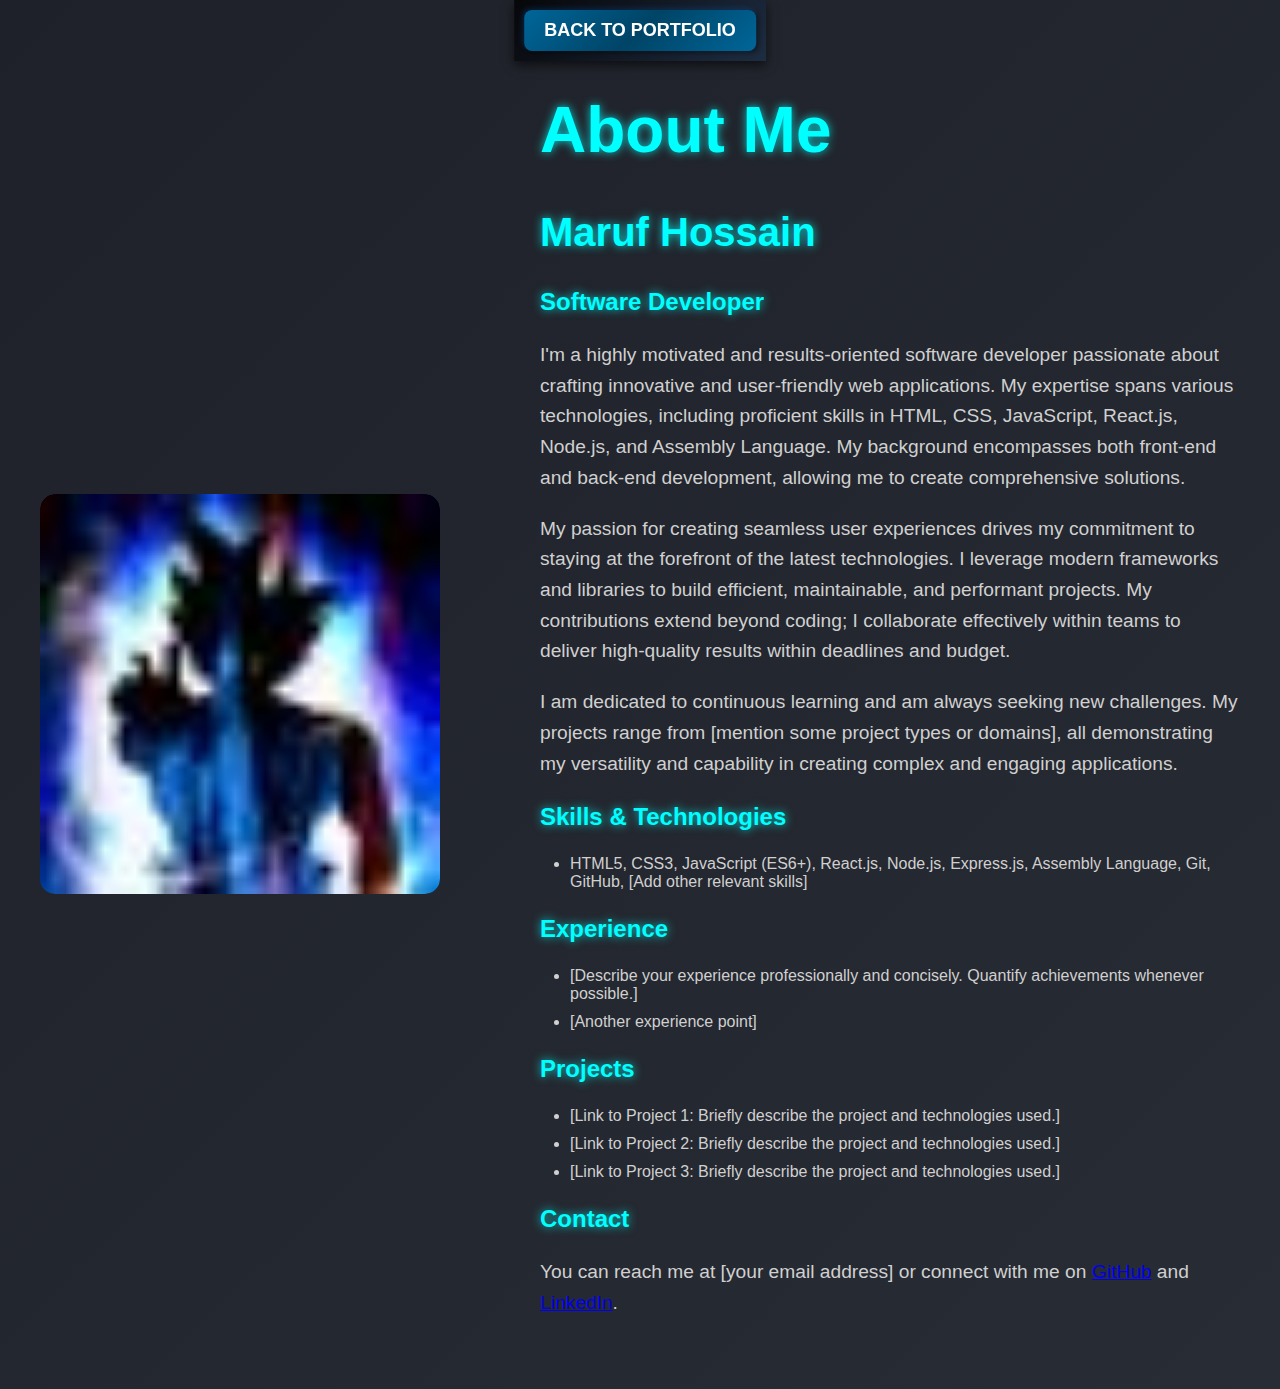
<file: about.html>
<!DOCTYPE html>
<html lang="en" data-theme="dark">
<head>
    <meta charset="UTF-8">
    <meta name="viewport" content="width=device-width, initial-scale=1.0">
    <title>About Me - Maruf Hossain</title>
    <link rel="stylesheet" href="about.css">
    <link rel="stylesheet" href="https://cdnjs.cloudflare.com/ajax/libs/font-awesome/6.4.0/css/all.min.css" integrity="sha512-iecdLmaskl7CVkqkXNQ/ZH/XLlvWZOJyj7Yy7tcenmpD1ypASozpmT/E0iPtmFIB46ZmdtAc9eNBvH0H/ZpiBw==" crossorigin="anonymous" referrerpolicy="no-referrer" />
</head>
<body>
    <nav class="navbar">
        <div class="navbar-container">
            <a href="index.html" class="navbar-link">Back to Portfolio</a>
        </div>
    </nav>

    <section class="about-section">
        <div class="about-container">
            <div class="about-image">
                <img src="img/pfp.jpg" alt="Maruf Hossain">
            </div>
            <div class="about-content">
                <h1>About Me</h1>
                <h2>Maruf Hossain</h2>
                <h3>Software Developer</h3>
                <p>I'm a highly motivated and results-oriented software developer passionate about crafting innovative and user-friendly web applications. My expertise spans various technologies, including proficient skills in HTML, CSS, JavaScript, React.js, Node.js, and Assembly Language.  My background encompasses both front-end and back-end development, allowing me to create comprehensive solutions.</p>

                <p>My passion for creating seamless user experiences drives my commitment to staying at the forefront of the latest technologies. I leverage modern frameworks and libraries to build efficient, maintainable, and performant projects. My contributions extend beyond coding; I collaborate effectively within teams to deliver high-quality results within deadlines and budget.</p>

                <p>I am dedicated to continuous learning and am always seeking new challenges.  My projects range from [mention some project types or domains], all demonstrating my versatility and capability in creating complex and engaging applications.</p>

                <h3>Skills &amp; Technologies</h3>
                <ul>
                    <li>HTML5, CSS3, JavaScript (ES6+), React.js, Node.js, Express.js,  Assembly Language, Git, GitHub,  [Add other relevant skills]</li>
                </ul>

                <h3>Experience</h3>
                <ul>
                    <li>[Describe your experience professionally and concisely.  Quantify achievements whenever possible.]</li>
                    <li>[Another experience point]</li>
                </ul>

                <h3>Projects</h3>
                <ul>
                    <li>[Link to Project 1: Briefly describe the project and technologies used.]</li>
                    <li>[Link to Project 2: Briefly describe the project and technologies used.]</li>
                    <li>[Link to Project 3: Briefly describe the project and technologies used.]</li>
                </ul>

                <h3>Contact</h3>
                <p>You can reach me at [your email address] or connect with me on <a href="https://github.com/Maruf-Hossain2" target="_blank"><i class="fab fa-github"></i> GitHub</a> and <a href="https://www.linkedin.com/in/maruf-hossain-6138ab332/" target="_blank"><i class="fab fa-linkedin"></i> LinkedIn</a>.</p>
            </div>
        </div>
    </section>

    <footer>
        <!-- Footer code here -->
    </footer>
</body>
</html>
</file>
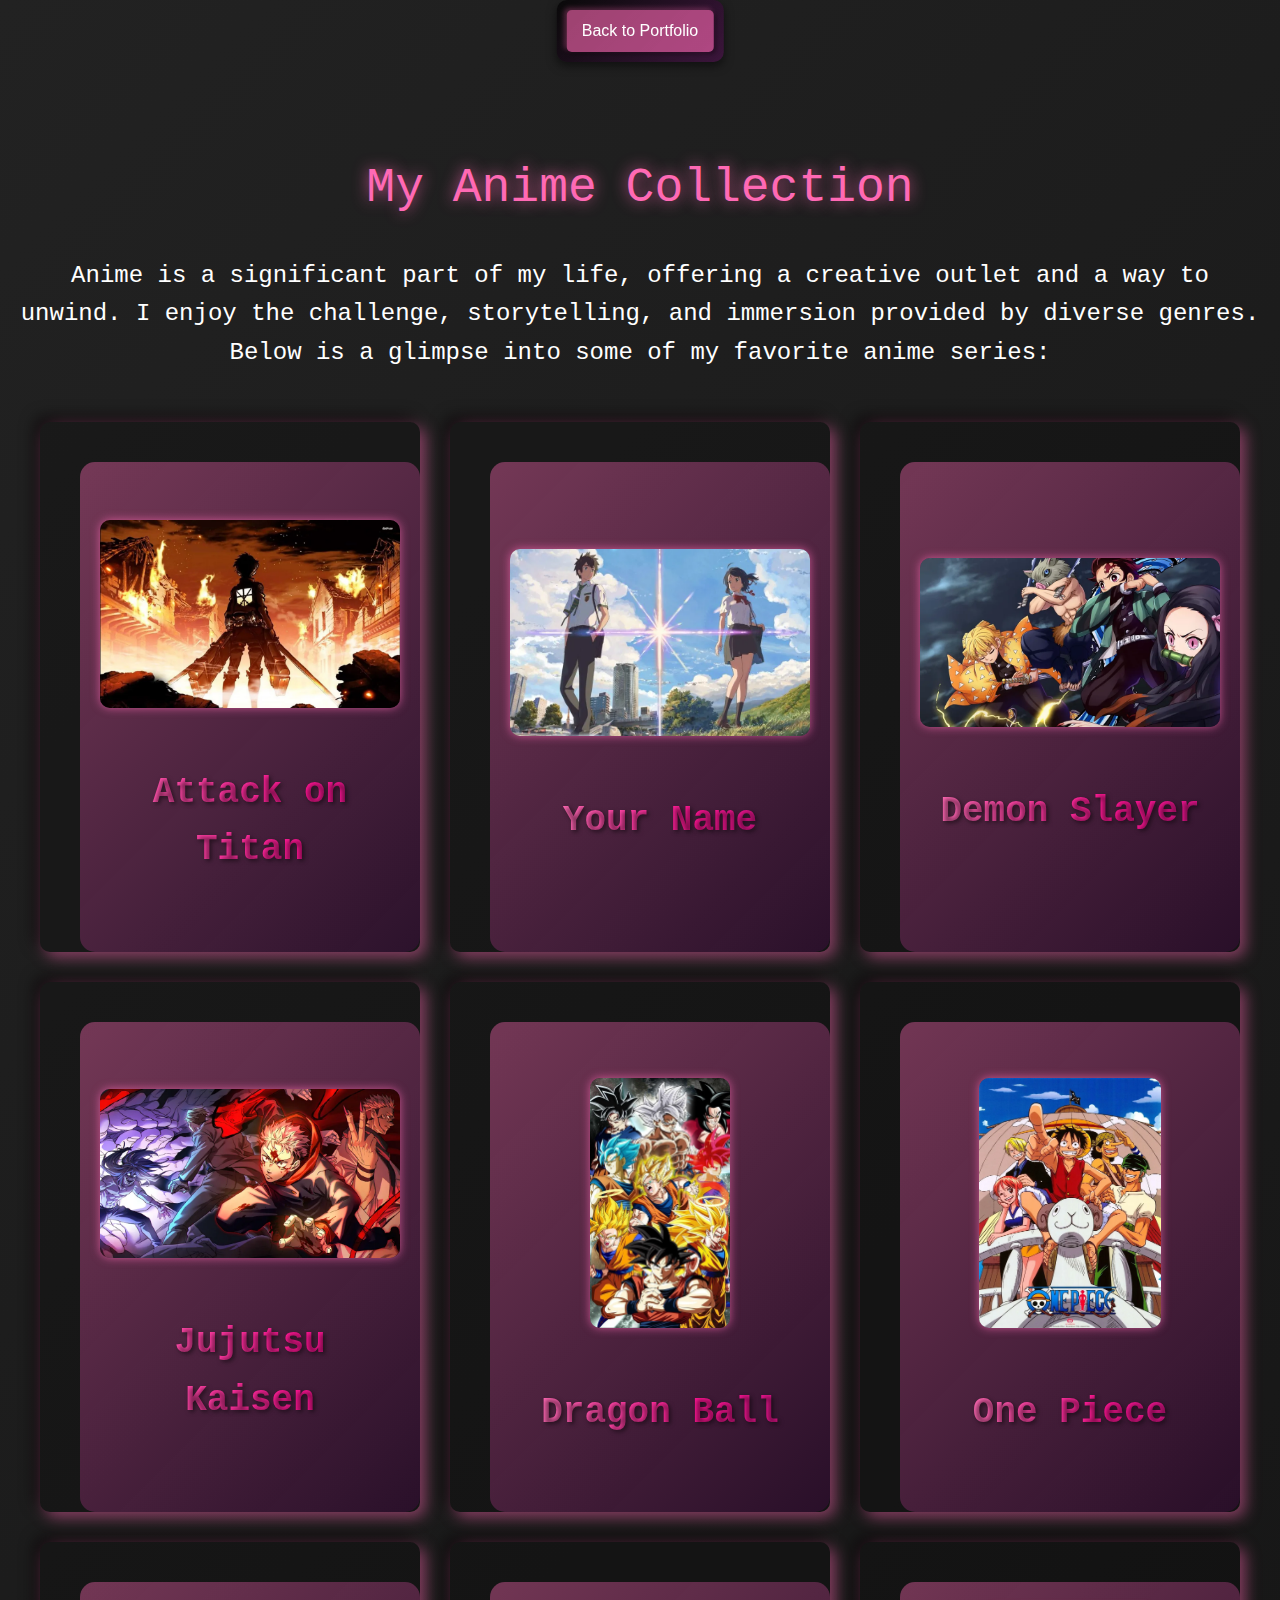
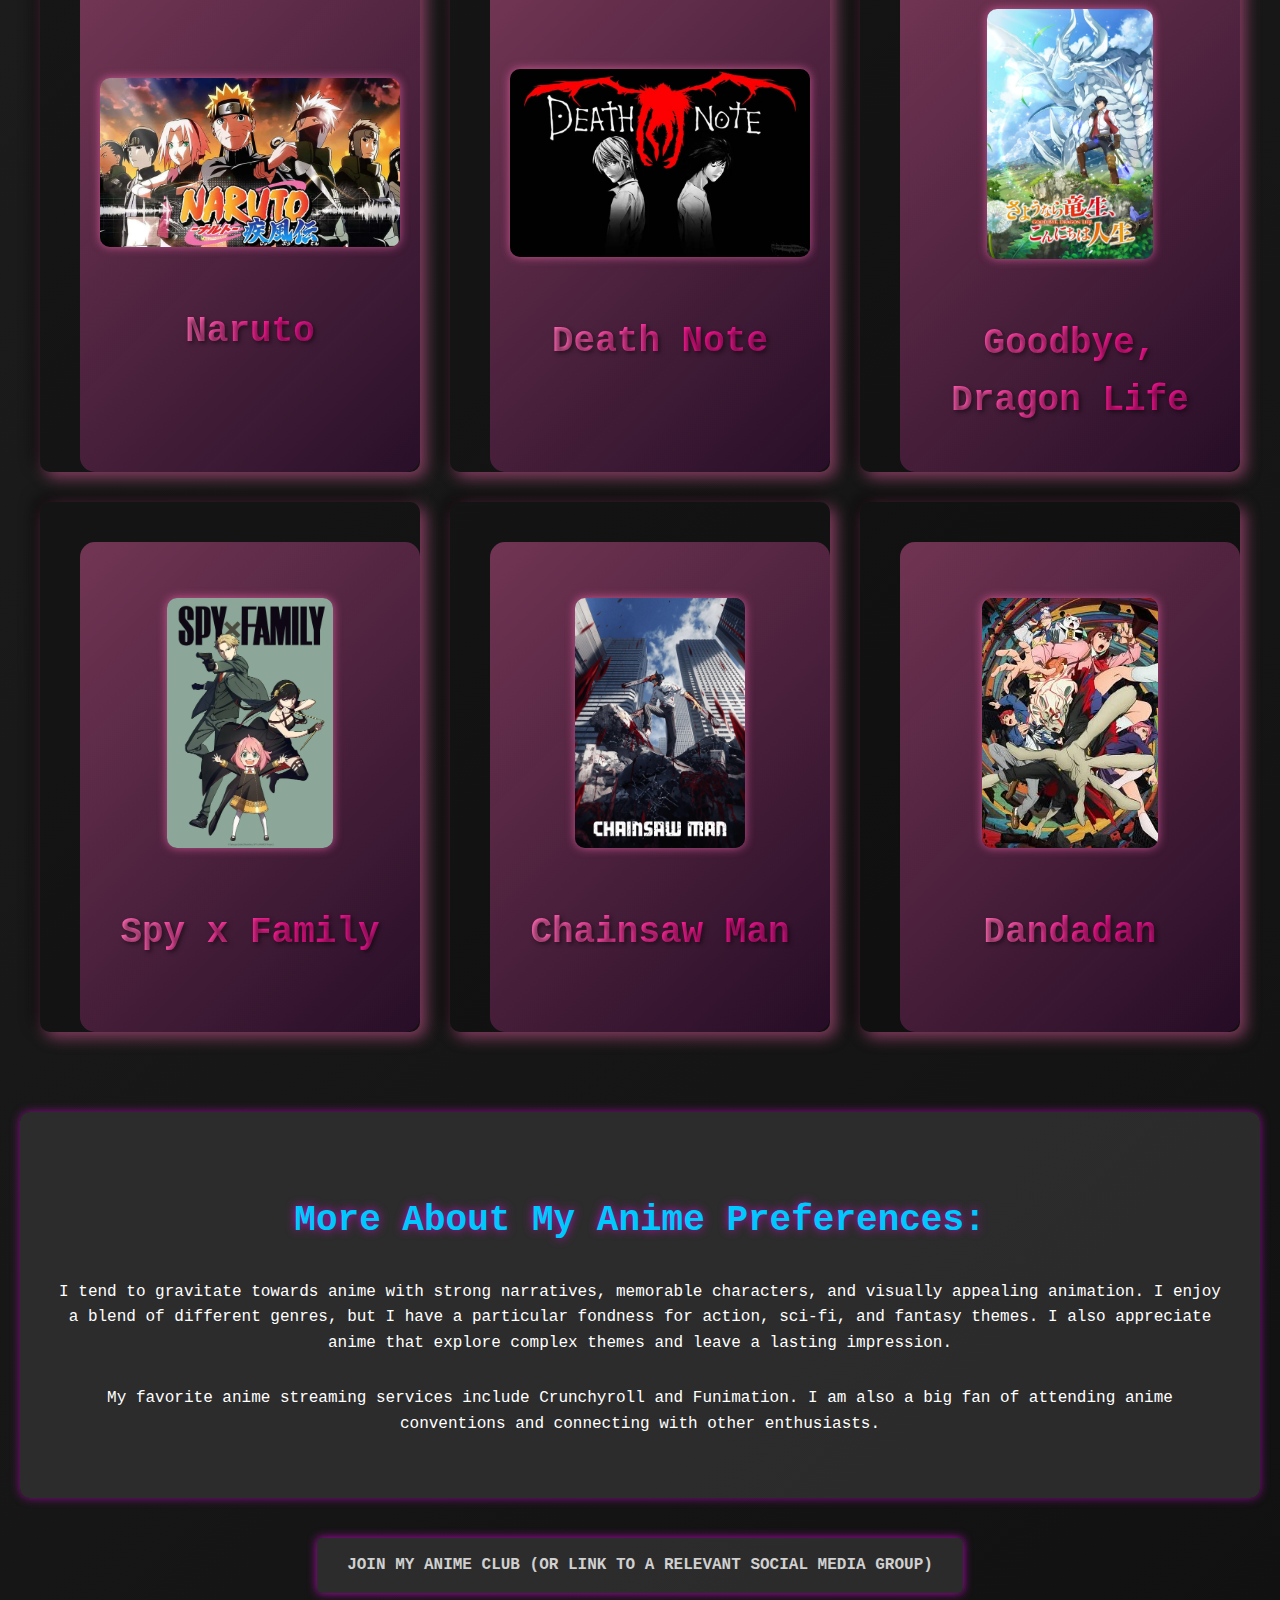
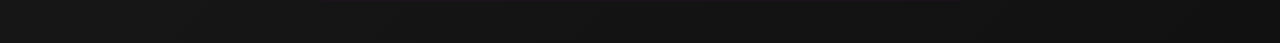
<file: anime.html>
<!DOCTYPE html>
<html lang="en">
<head>
    <meta charset="UTF-8">
    <meta name="viewport" content="width=device-width, initial-scale=1.0">
    <title>Anime Hobby</title>
    <link rel="stylesheet" href="styles.css">
    <link rel="stylesheet" href="anime.css">
</head>
<body>
    <nav class="navbar">
        <div class="navbar-container">
            <a href="index.html" class="navbar-link">Back to Portfolio</a>
        </div>
    </nav>

    <section class="anime-page">
        <h1 class="hobby-title">My Anime Collection</h1>
        <div class="anime-info">
            <p class="intro">Anime is a significant part of my life, offering a creative outlet and a way to unwind. I enjoy the challenge, storytelling, and immersion provided by diverse genres.  Below is a glimpse into some of my favorite anime series:</p>
        </div>

        <div class="anime-media">

            <div class="anime-card">
                <div class="anime-inner">
                    <div class="card-front">
                        <div class="anime-img-container">
                            <img src="img/anime/attack-on-titan.png" alt="Attack on Titan" class="anime-img">
                        </div>
                        <h3 class="anime-name">Attack on Titan</h3>
                    </div>
                    <div class="card-back">
                        <p class="anime-description">A gripping story of survival against colossal humanoid creatures. The animation is breathtaking, and the complex characters keep you on the edge of your seat.</p>
                        <a href="https://attackontitan.fandom.com/wiki/Attack_on_Titan_Wiki" class="anime-link" target="_blank">Learn More</a>
                        <button class="like-button">Like</button> </div>
                </div>
            </div>

            <div class="anime-card">
                <div class="anime-inner">
                    <div class="card-front">
                         <div class="anime-img-container">
                            <img src="img/anime/your-name.png" alt="Your Name" class="anime-img">
                        </div>
                        <h3 class="anime-name">Your Name</h3>
                    </div>
                    <div class="card-back">
                        <p class="anime-description">A visually stunning and emotionally resonant story about two teenagers who mysteriously swap bodies. The animation is gorgeous, and the story is both heartwarming and heartbreaking.</p>
                        <a href="https://yournamemovie.com/" class="anime-link" target="_blank">Learn More</a>
                        <button class="like-button">Like</button>
                    </div>
                </div>
            </div>

            <div class="anime-card">
                <div class="anime-inner">
                    <div class="card-front">
                        <div class="anime-img-container">
                            <img src="img/anime/demon-slayer.png" alt="Demon Slayer" class="anime-img">
                        </div>
                        <h3 class="anime-name">Demon Slayer</h3>
                    </div>
                    <div class="card-back">
                        <p class="anime-description">Fast-paced action and stunning animation make this a visual feast! The characters are well-developed, and the story is captivating.</p>
                        <a href="https://demonslayer.fandom.com/wiki/Demon_Slayer:_Kimetsu_no_Yaiba_Wiki" class="anime-link" target="_blank">Learn More</a>
                        <button class="like-button">Like</button>
                    </div>
                </div>
            </div>

            <div class="anime-card">
                <div class="anime-inner">
                    <div class="card-front">
                        <div class="anime-img-container">
                            <img src="img/anime/jujutsu-kaisen.png" alt="Jujutsu Kaisen" class="anime-img">
                        </div>
                        <h3 class="anime-name">Jujutsu Kaisen</h3>
                    </div>
                    <div class="card-back">
                        <p class="anime-description">A dark fantasy action series with a unique blend of supernatural elements and thrilling fight scenes.  The story follows Yuji Itadori, who becomes a Jujutsu Sorcerer.</p>
                        <a href="https://jujutsukaisen.fandom.com/wiki/Jujutsu_Kaisen_Wiki" class="anime-link" target="_blank">Learn More</a>
                        <button class="like-button">Like</button>
                    </div>
                </div>
            </div>

            <div class="anime-card">
                <div class="anime-inner">
                    <div class="card-front">
                        <div class="anime-img-container">
                            <img src="img/anime/dragonball.png" alt="Dragon Ball" class="anime-img">
                        </div>
                        <h3 class="anime-name">Dragon Ball</h3>
                    </div>
                    <div class="card-back">
                        <p class="anime-description">A legendary action anime that follows Goku's journey from a young martial artist to a powerful defender of Earth. Packed with epic battles, humor, and unforgettable characters.</p>
                        <a href="https://dragonball.fandom.com/wiki/Dragon_Ball" class="anime-link" target="_blank">Learn More</a>
                        <button class="like-button">Like</button>
                    </div>
                </div>
            </div>
            
            <div class="anime-card">
                <div class="anime-inner">
                    <div class="card-front">
                        <div class="anime-img-container">
                            <img src="img/anime/one-piece.png" alt="One Piece" class="anime-img">
                        </div>
                        <h3 class="anime-name">One Piece</h3>
                    </div>
                    <div class="card-back">
                        <p class="anime-description">An adventurous anime that follows Monkey D. Luffy and his crew as they sail the seas in search of the legendary One Piece treasure. A tale of friendship, action, and dreams.</p>
                        <a href="https://onepiece.fandom.com/wiki/One_Piece_Wiki" class="anime-link" target="_blank">Learn More</a>
                        <button class="like-button">Like</button>
                    </div>
                </div>
            </div>
            
            <div class="anime-card">
                <div class="anime-inner">
                    <div class="card-front">
                        <div class="anime-img-container">
                            <img src="img/anime/naruto.png" alt="Naruto" class="anime-img">
                        </div>
                        <h3 class="anime-name">Naruto</h3>
                    </div>
                    <div class="card-back">
                        <p class="anime-description">A captivating ninja anime that tells the story of Naruto Uzumaki, a young ninja with a dream of becoming Hokage. Filled with intense battles, emotional moments, and powerful themes of perseverance.</p>
                        <a href="https://naruto.fandom.com/wiki/Naruto" class="anime-link" target="_blank">Learn More</a>
                        <button class="like-button">Like</button>
                    </div>
                </div>
            </div>            

            <div class="anime-card">
                <div class="anime-inner">
                    <div class="card-front">
                        <div class="anime-img-container">
                            <img src="img/anime/death-note.png" alt="Death Note" class="anime-img">
                        </div>
                        <h3 class="anime-name">Death Note</h3>
                    </div>
                    <div class="card-back">
                        <p class="anime-description">A psychological thriller that follows a high school student who discovers a notebook that allows him to kill anyone by writing their name in it.</p>
                        <a href="https://deathnote.fandom.com/wiki/Death_Note_Wiki" class="anime-link" target="_blank">Learn More</a>
                        <button class="like-button">Like</button>
                    </div>
                </div>
            </div>

            <div class="anime-card">
                <div class="anime-inner">
                    <div class="card-front">
                        <div class="anime-img-container">
                            <img src="img/anime/Good-Bye-Dragon-Life.png" alt="Goodbye, Dragon Life" class="anime-img">
                        </div>
                        <h3 class="anime-name">Goodbye, Dragon Life</h3>
                    </div>
                    <div class="card-back">
                        <p class="anime-description">A reincarnation fantasy anime where a once-powerful dragon is reborn as a human. Now, he must navigate his new life while reflecting on his past and uncovering new adventures.</p>
                        <a href="https://goodbye-dragon-life.fandom.com/wiki/Goodbye,_Dragon_Life" class="anime-link" target="_blank">Learn More</a>
                        <button class="like-button">Like</button>
                    </div>
                </div>
            </div>            

            <div class="anime-card">
                <div class="anime-inner">
                    <div class="card-front">
                        <div class="anime-img-container">
                            <img src="img/anime/spy-x-family.png" alt="Spy x Family" class="anime-img">
                        </div>
                        <h3 class="anime-name">Spy x Family</h3>
                    </div>
                    <div class="card-back">
                        <p class="anime-description">A hilarious comedy-spy series featuring a secret agent, a seemingly ordinary woman, and their adopted daughter, Anya.</p>
                        <a href="#" class="anime-link" target="_blank">Learn More</a>
                        <button class="like-button">Like</button>
                    </div>
                </div>
            </div>

            <div class="anime-card">
                <div class="anime-inner">
                    <div class="card-front">
                        <div class="anime-img-container">
                            <img src="img/anime/chainsaw-man.png" alt="Chainsaw Man" class="anime-img">
                        </div>
                        <h3 class="anime-name">Chainsaw Man</h3>
                    </div>
                    <div class="card-back">
                        <p class="anime-description">A dark and action-packed anime following Denji, a young man who becomes a hybrid human-chainsaw demon.</p>
                        <a href="#" class="anime-link" target="_blank">Learn More</a>
                        <button class="like-button">Like</button>
                    </div>
                </div>
            </div>

            <div class="anime-card">
                <div class="anime-inner">
                    <div class="card-front">
                        <div class="anime-img-container">
                            <img src="img/anime/dandadan.png" alt="Dandadan" class="anime-img">
                        </div>
                        <h3 class="anime-name">Dandadan</h3>
                    </div>
                    <div class="card-back">
                        <p class="anime-description">A wild and energetic manga about two high schoolers who stumble upon a bizarre world of aliens, ghosts, and supernatural battles, blending humor, action, and heartfelt moments.</p>
                        <a href="https://dandadan.fandom.com/wiki/Dandadan" class="anime-link" target="_blank">Learn More</a>
                        <button class="like-button">Like</button>
                    </div>
                </div>
            </div>            

        </div>

        <div class="anime-more-info">
            <h2>More About My Anime Preferences:</h2>
            <p>I tend to gravitate towards anime with strong narratives, memorable characters, and visually appealing animation. I enjoy a blend of different genres, but I have a particular fondness for action, sci-fi, and fantasy themes. I also appreciate anime that explore complex themes and leave a lasting impression.</p>
            <p>My favorite anime streaming services include Crunchyroll and Funimation. I am also a big fan of attending anime conventions and connecting with other enthusiasts.</p>
        </div>

        <div class="anime-cta">
            <a href="https://www.example.com/anime-club" class="cta-btn">Join My Anime Club (or link to a relevant social media group)</a>
        </div>
    </section>
</body>
</html>
</file>
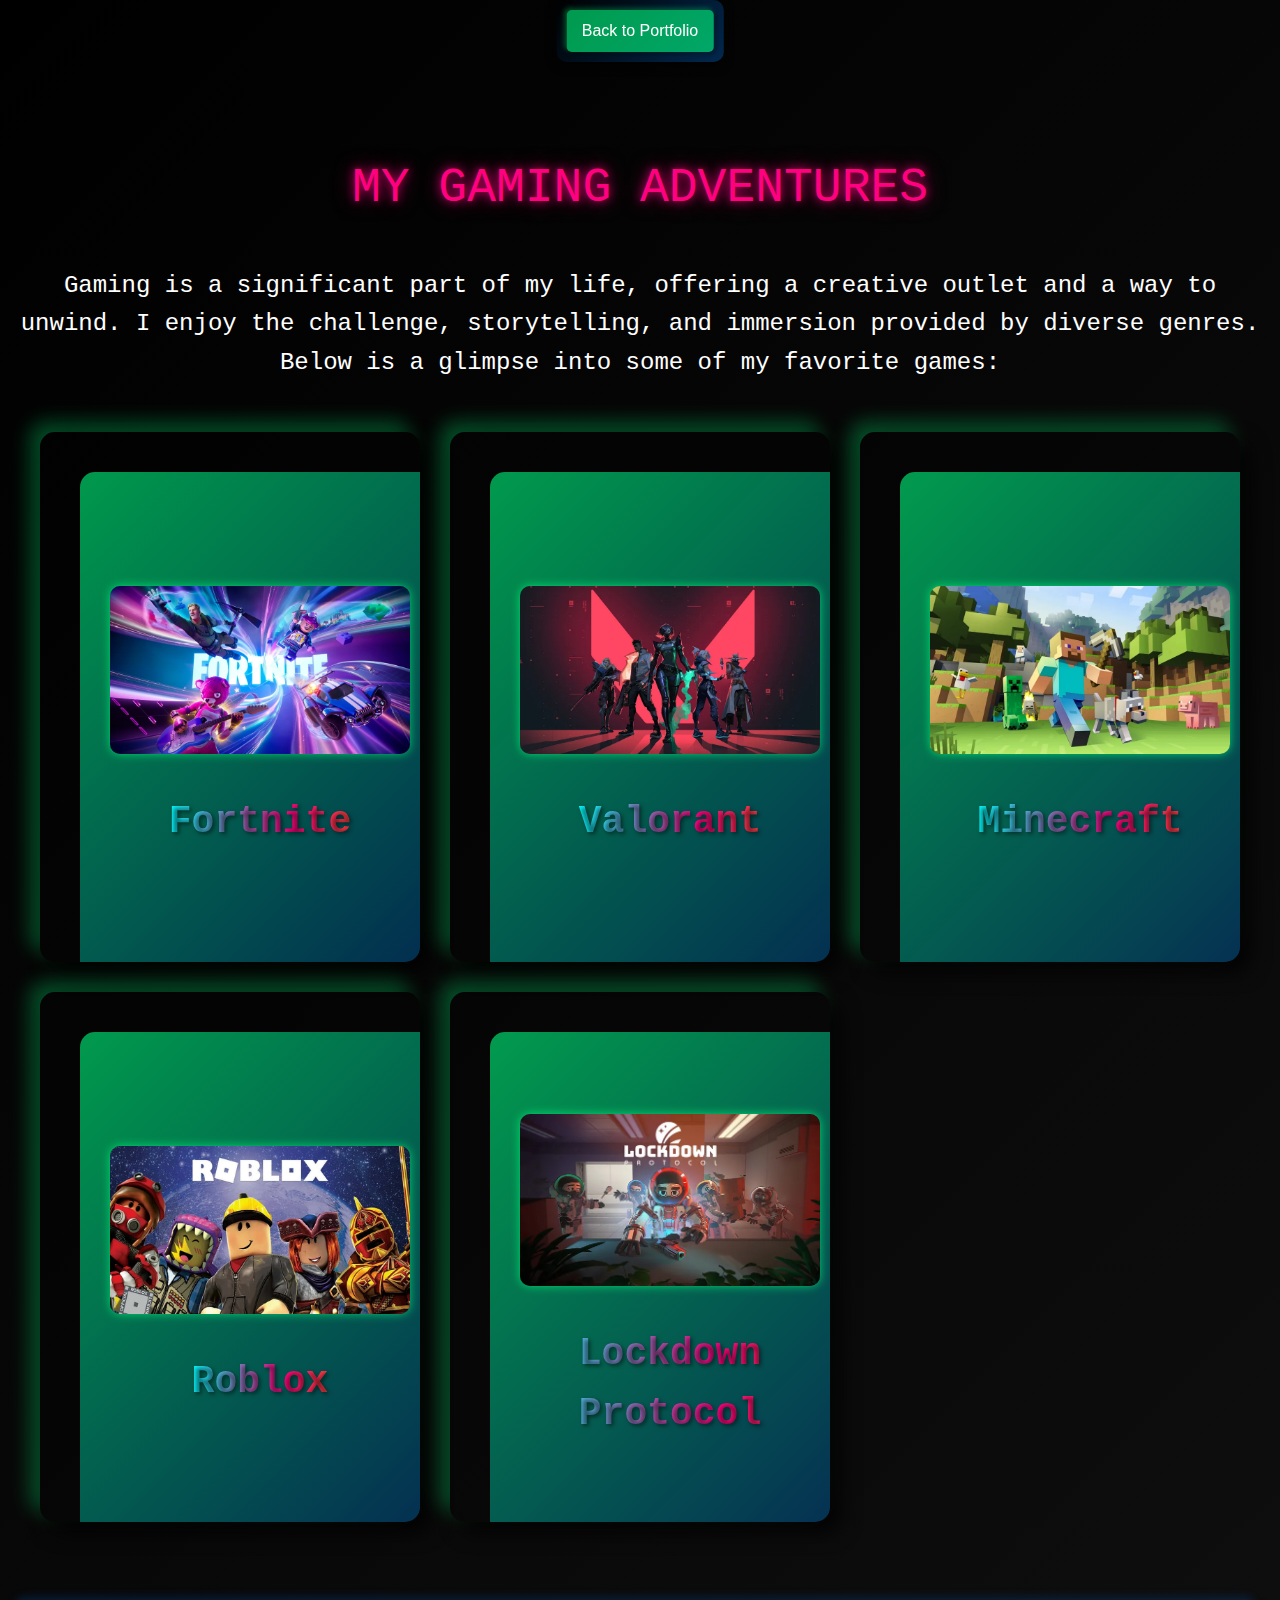
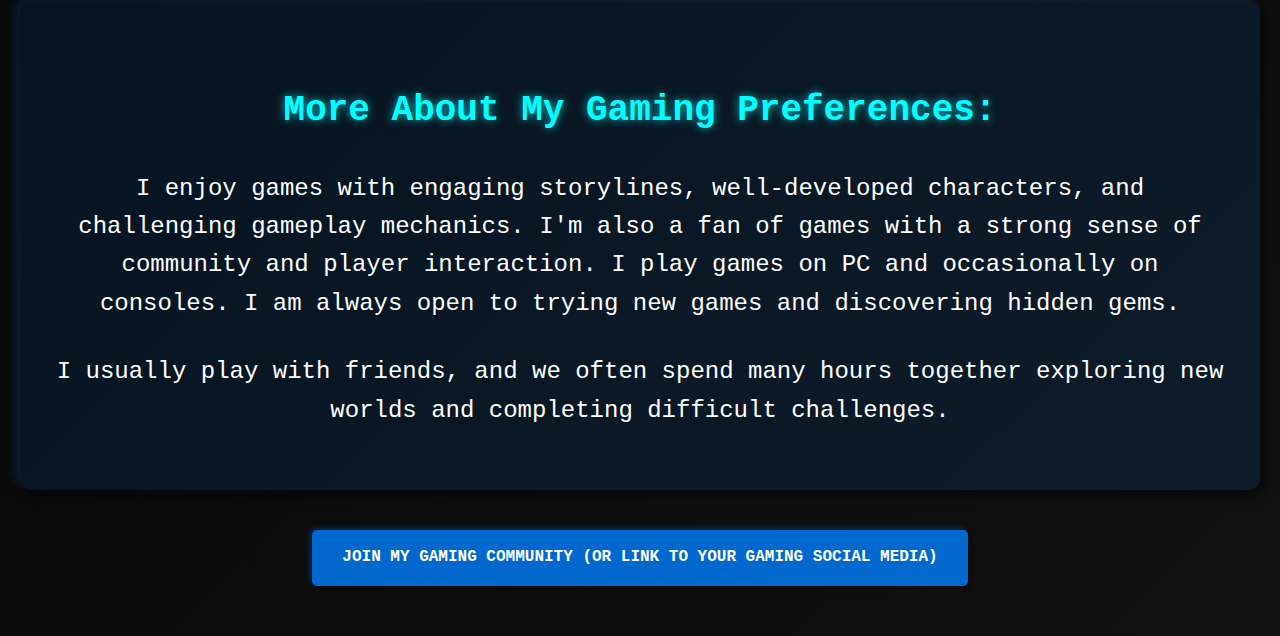
<file: gaming.html>
<!DOCTYPE html>
<html lang="en">
<head>
    <meta charset="UTF-8">
    <meta name="viewport" content="width=device-width, initial-scale=1.0">
    <title>Gaming Hobby</title>
    <link rel="stylesheet" href="styles.css">
    <link rel="stylesheet" href="gaming.css">
</head>
<body>
    <nav class="navbar">
        <div class="navbar-container">
            <a href="index.html" class="navbar-link">Back to Portfolio</a>
        </div>
    </nav>

    <section class="gaming-page">
        <h1 class="hobby-title">My Gaming Adventures</h1>
        <div class="gaming-info">
            <p class="intro">Gaming is a significant part of my life, offering a creative outlet and a way to unwind. I enjoy the challenge, storytelling, and immersion provided by diverse genres.  Below is a glimpse into some of my favorite games:</p>
        </div>

        <div class="gaming-media">
            <div class="game-card">
                <div class="game-inner">
                    <div class="card-front">
                        <img src="img/game/fortnite.png" alt="Fortnite" class="game-img">
                        <h3 class="game-name">Fortnite</h3>
                    </div>
                    <div class="card-back">
                        <p class="game-description">A massively popular battle royale game.  I enjoy the building mechanics, the fast-paced action, and the ever-evolving gameplay. </p>
                    </div>
                </div>
            </div>
            <div class="game-card">
                <div class="game-inner">
                    <div class="card-front">
                        <img src="img/game/valorant.png" alt="Valorant" class="game-img">
                        <h3 class="game-name">Valorant</h3>
                    </div>
                    <div class="card-back">
                        <p class="game-description">A tactical first-person shooter with unique agents and abilities. I enjoy the strategic depth, the precise gunplay, and the competitive aspect.</p>
                    </div>
                </div>
            </div>
            <div class="game-card">
                <div class="game-inner">
                    <div class="card-front">
                        <img src="img/game/minecraft.png" alt="Minecraft" class="game-img">
                        <h3 class="game-name">Minecraft</h3>
                    </div>
                    <div class="card-back">
                        <p class="game-description">A sandbox game that allows for endless creativity and exploration. I enjoy building elaborate structures, creating custom worlds, and collaborating with others.</p>
                    </div>
                </div>
            </div>
            <div class="game-card">
                <div class="game-inner">
                    <div class="card-front">
                        <img src="img/game/roblox.png" alt="Roblox" class="game-img">
                        <h3 class="game-name">Roblox</h3>
                    </div>
                    <div class="card-back">
                        <p class="game-description">A platform with a wide variety of user-created games. I enjoy exploring the diverse range of experiences and experimenting with different game styles.</p>
                    </div>
                </div>
            </div>
            <div class="game-card">
                <div class="game-inner">
                    <div class="card-front">
                        <img src="img/game/lockdown-protocol.png" alt="Lockdown Protocol" class="game-img">
                        <h3 class="game-name">Lockdown Protocol</h3>
                    </div>
                    <div class="card-back">
                        <p class="game-description">
                            Lockdown Protocol is a sci-fi action platformer where players face challenging levels filled with traps, enemies, and puzzles. Play solo or team up with friends to navigate a facility under lockdown, fend off alien threats, and restore order. With physics-based gameplay and dynamic challenges, it's a test of strategy, skill, and reflexes.
                        </p>
                    </div>
                </div>
            </div>
        </div>

        <div class="gaming-more-info">
            <h2>More About My Gaming Preferences:</h2>
            <p>I enjoy games with engaging storylines, well-developed characters, and challenging gameplay mechanics.  I'm also a fan of games with a strong sense of community and player interaction.  I play games on PC and occasionally on consoles.  I am always open to trying new games and discovering hidden gems. </p>
            <p>I usually play with friends, and we often spend many hours together exploring new worlds and completing difficult challenges.</p>
        </div>

        <div class="gaming-cta">
            <a href="https://www.example.com/gaming-community" class="cta-btn">Join My Gaming Community (or link to your gaming social media)</a>
        </div>
    </section>
</body>
</html>
</file>
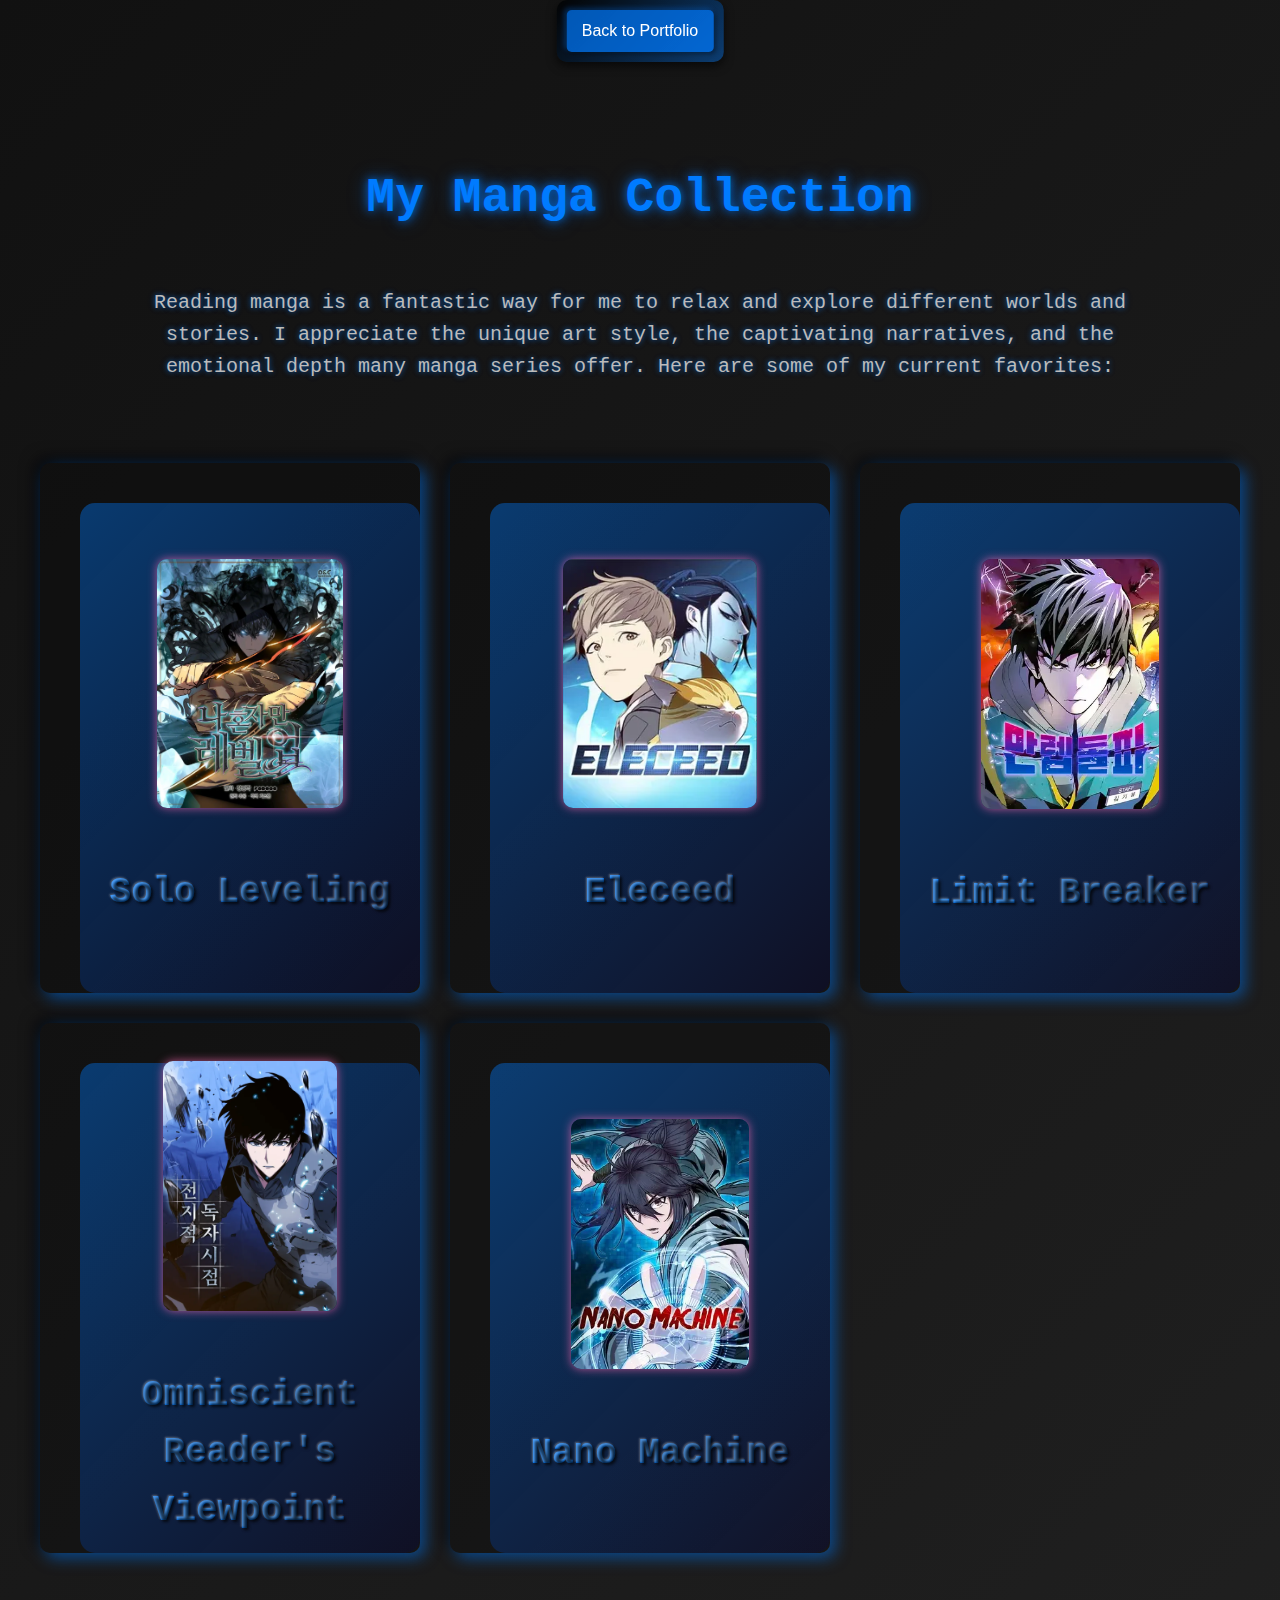
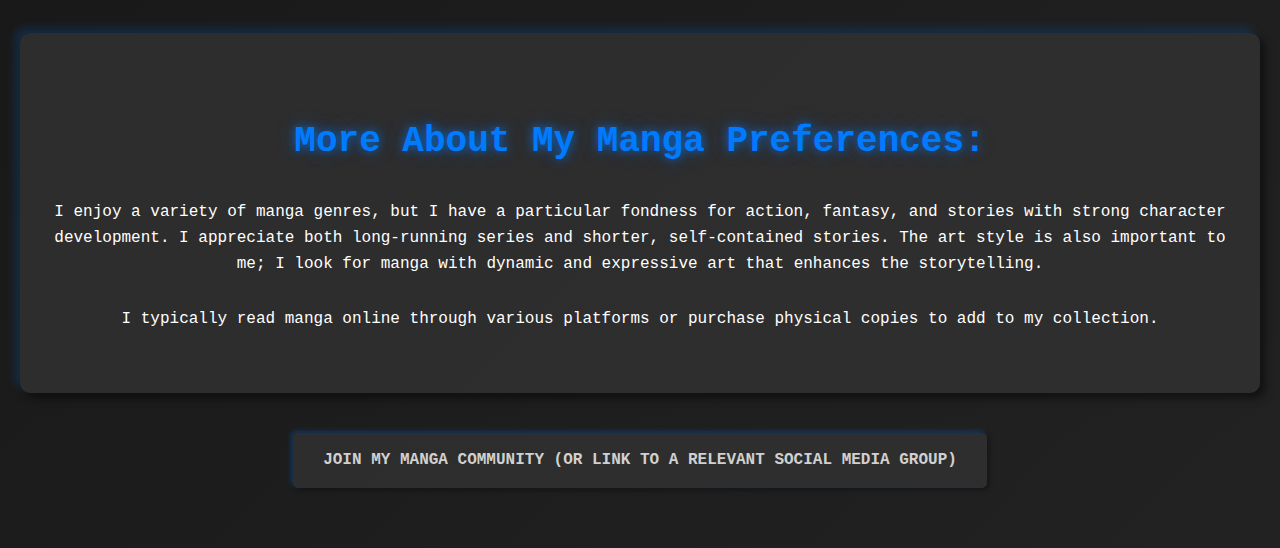
<file: manga.html>
<!DOCTYPE html>
<html lang="en">
<head>
    <meta charset="UTF-8">
    <meta name="viewport" content="width=device-width, initial-scale=1.0">
    <title>Manga Hobby</title>
    <link rel="stylesheet" href="styles.css">
    <link rel="stylesheet" href="manga.css">
</head>
<body>
    <nav class="navbar">
        <div class="navbar-container">
            <a href="index.html" class="navbar-link">Back to Portfolio</a>
        </div>
    </nav>

    <section class="manga-page">
        <h1 class="hobby-title">My Manga Collection</h1>
        <div class="manga-info">
            <p class="intro">Reading manga is a fantastic way for me to relax and explore different worlds and stories. I appreciate the unique art style, the captivating narratives, and the emotional depth many manga series offer. Here are some of my current favorites:</p>
        </div>

        <div class="manga-media">
            <div class="manga-card">
                <div class="manga-inner">
                    <div class="card-front">
                        <div class="manga-img-container">
                            <img src="img/manga/solo-leveling.png" alt="Solo Leveling" class="manga-img">
                        </div>
                        <h3 class="manga-name">Solo Leveling</h3>
                    </div>
                    <div class="card-back">
                        <p class="manga-description">A captivating story of a weak hunter who gains incredible power and becomes the world's strongest. The action is intense, the characters are well-developed, and the art style is stunning.</p>
                        <a href="https://www.sololeveling.com/" class="manga-link">Learn More</a>
                        <button class="like-button">Like</button>
                    </div>
                </div>
            </div>
            <div class="manga-card">
                <div class="manga-inner">
                    <div class="card-front">
                        <div class="manga-img-container">
                            <img src="img/manga/ecleed.png" alt="Eleceed" class="manga-img">
                        </div>
                        <h3 class="manga-name">Eleceed</h3>
                    </div>
                    <div class="card-back">
                        <p class="manga-description">A heartwarming story about a young boy who discovers he has electric powers and a mysterious, powerful mentor who guides him. The story is engaging, the characters are relatable, and the art style is unique and charming.</p>
                        <a href="https://www.eleceed.com/" class="manga-link">Learn More</a>
                        <button class="like-button">Like</button>
                    </div>
                </div>
            </div>
            <div class="manga-card">
                <div class="manga-inner">
                    <div class="card-front">
                        <div class="manga-img-container">
                            <img src="img/manga/limit-breaker.png" alt="Limit Breaker" class="manga-img">
                        </div>
                        <h3 class="manga-name">Limit Breaker</h3>
                    </div>
                    <div class="card-back">
                        <p class="manga-description">A captivating story about [brief description of Limit Breaker].</p>
                        <a href="#" class="manga-link">Learn More</a>
                        <button class="like-button">Like</button>
                    </div>
                </div>
            </div>
            <div class="manga-card">
                <div class="manga-inner">
                    <div class="card-front">
                        <div class="manga-img-container">
                            <img src="img/manga/Omniscient-Reader.png" alt="Omniscient Reader" class="manga-img">
                        </div>
                        <h3 class="manga-name">Omniscient Reader's Viewpoint</h3>
                    </div>
                    <div class="card-back">
                        <p class="manga-description">A unique and captivating story about a man who gains the ability to see the future, and how this affects his life. The story is full of twists and turns, and the characters are complex and engaging.</p>
                        <a href="#" class="manga-link">Learn More</a>
                        <button class="like-button">Like</button>
                    </div>
                </div>
            </div>
            <div class="manga-card">
                <div class="manga-inner">
                    <div class="card-front">
                        <div class="manga-img-container">
                            <img src="img/manga/nano-machine.png" alt="Nano Machine" class="manga-img">
                        </div>
                        <h3 class="manga-name">Nano Machine</h3>
                    </div>
                    <div class="card-back">
                        <p class="manga-description">A captivating story about [brief description of Nano Machine].</p>
                        <a href="#" class="manga-link">Learn More</a>
                        <button class="like-button">Like</button>
                    </div>
                </div>
            </div>
        </div>

        <div class="manga-more-info">
            <h2>More About My Manga Preferences:</h2>
            <p>I enjoy a variety of manga genres, but I have a particular fondness for action, fantasy, and stories with strong character development. I appreciate both long-running series and shorter, self-contained stories. The art style is also important to me; I look for manga with dynamic and expressive art that enhances the storytelling.</p>
            <p>I typically read manga online through various platforms or purchase physical copies to add to my collection.</p>
        </div>

        <div class="manga-cta">
            <a href="https://www.example.com/manga-community" class="cta-btn">Join My Manga Community (or link to a relevant social media group)</a>
        </div>
    </section>
</body>
</html>
</file>
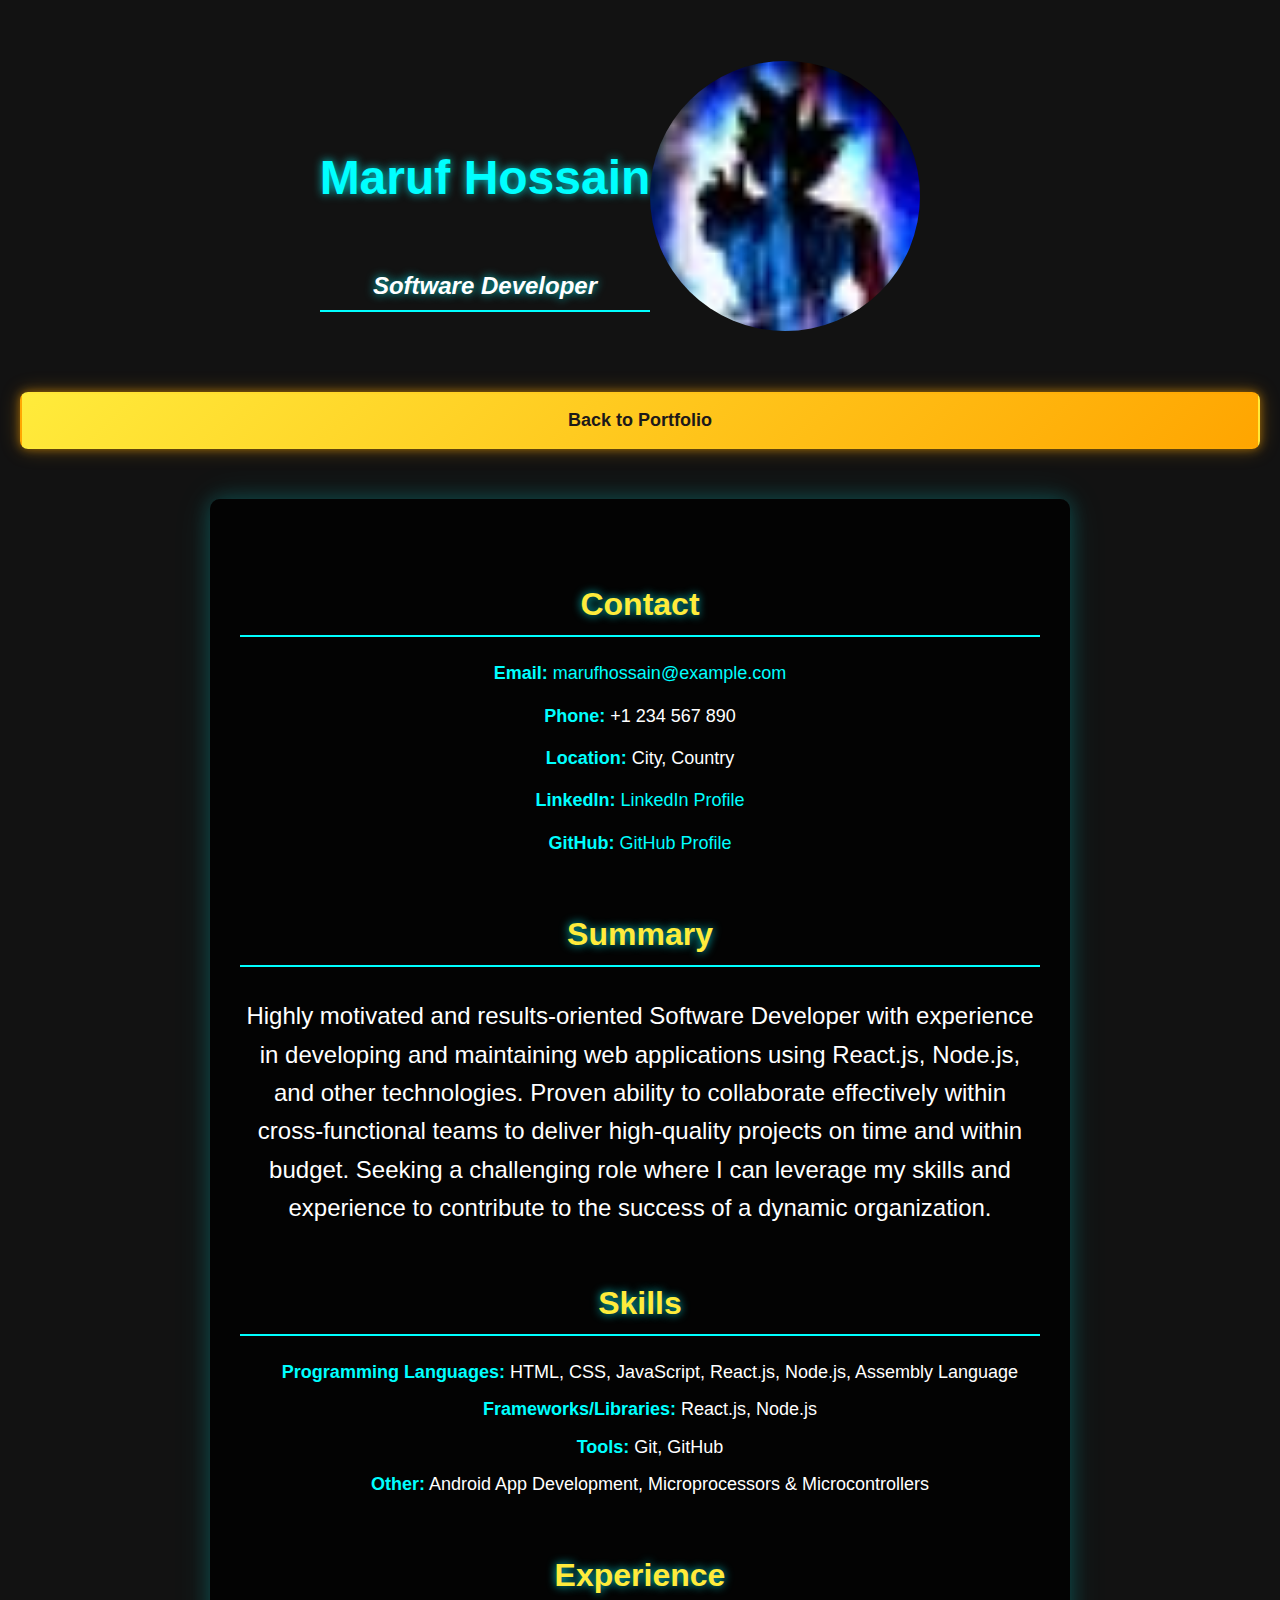
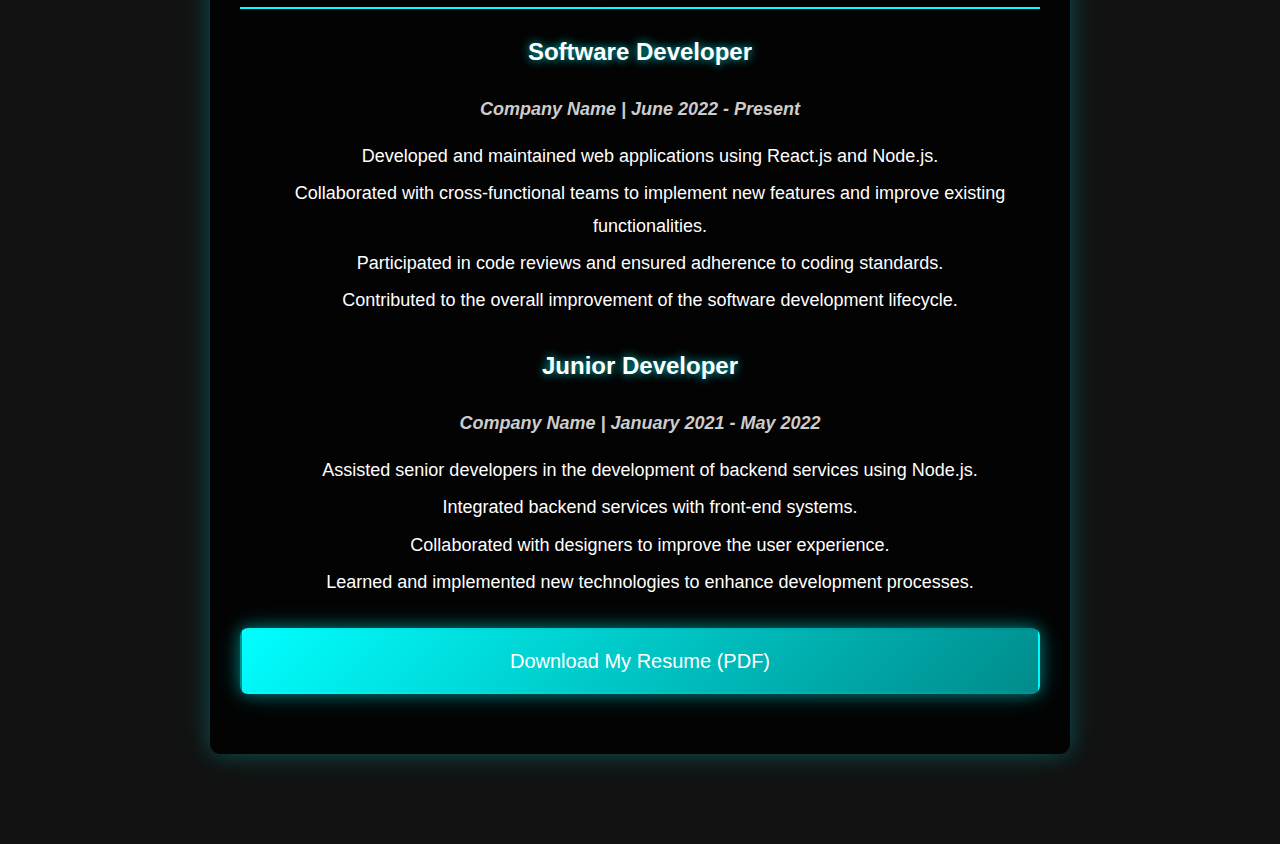
<file: resume.html>
<!DOCTYPE html>
<html lang="en">
<head>
    <meta charset="UTF-8">
    <meta name="viewport" content="width=device-width, initial-scale=1.0">
    <title>Resume - Maruf Hossain</title>
    <link rel="stylesheet" href="styles.css">
    <link rel="stylesheet" href="resume.css">
</head>
<body>
    <section id="resume" class="resume-section">
        <div class="resume-header">
            <div class="header-text">
                <h1 class="heading">Maruf Hossain</h1>
                <h2 class="subheading">Software Developer</h2>
            </div>
            <div class="profile-picture">
                <img src="img/pfp.jpg" alt="Profile Picture">
            </div>
        </div>
        <div class="resume-navigation">
            <a href="index.html" class="resume-navigate-button" aria-label="Back to Portfolio">Back to Portfolio</a>
        </div>

        <div class="resume-container">

            <div class="contact-section">
                <h2>Contact</h2>
                <ul>
                    <li><strong>Email:</strong> <a href="mailto:marufhossain@example.com">marufhossain@example.com</a></li>
                    <li><strong>Phone:</strong> +1 234 567 890</li>
                    <li><strong>Location:</strong> City, Country</li>
                    <li><strong>LinkedIn:</strong> <a href="https://www.linkedin.com/in/marufhossain" target="_blank">LinkedIn Profile</a></li>
                    <li><strong>GitHub:</strong> <a href="https://github.com/Maruf-Hossain2" target="_blank">GitHub Profile</a></li>
                </ul>
            </div>

            <div class="summary-section">
                <h2>Summary</h2>
                <p>Highly motivated and results-oriented Software Developer with experience in developing and maintaining web applications using React.js, Node.js, and other technologies.  Proven ability to collaborate effectively within cross-functional teams to deliver high-quality projects on time and within budget.  Seeking a challenging role where I can leverage my skills and experience to contribute to the success of a dynamic organization.</p>
            </div>

            <div class="skills-section">
                <h2>Skills</h2>
                <ul class="skill-list">
                    <li><strong>Programming Languages:</strong> HTML, CSS, JavaScript, React.js, Node.js, Assembly Language</li>
                    <li><strong>Frameworks/Libraries:</strong> React.js, Node.js</li>
                    <li><strong>Tools:</strong> Git, GitHub</li>
                    <li><strong>Other:</strong> Android App Development, Microprocessors & Microcontrollers</li>
                </ul>
            </div>

            <div class="experience-section">
                <h2>Experience</h2>
                <div class="experience-item">
                    <h3>Software Developer</h3>
                    <h4>Company Name | June 2022 - Present</h4>
                    <ul>
                        <li>Developed and maintained web applications using React.js and Node.js.</li>
                        <li>Collaborated with cross-functional teams to implement new features and improve existing functionalities.</li>
                        <li>Participated in code reviews and ensured adherence to coding standards.</li>
                        <li>Contributed to the overall improvement of the software development lifecycle.</li>
                    </ul>
                </div>
                <div class="experience-item">
                    <h3>Junior Developer</h3>
                    <h4>Company Name | January 2021 - May 2022</h4>
                    <ul>
                        <li>Assisted senior developers in the development of backend services using Node.js.</li>
                        <li>Integrated backend services with front-end systems.</li>
                        <li>Collaborated with designers to improve the user experience.</li>
                        <li>Learned and implemented new technologies to enhance development processes.</li>
                    </ul>
                </div>
            </div>

            <div class="resume-download">
                <a href="files/maruf_resume.pdf" class="resume-download-button" target="_blank" aria-label="Download Resume PDF">Download My Resume (PDF)</a>
            </div>

        </div>
    </section>
</body>
</html>
</file>
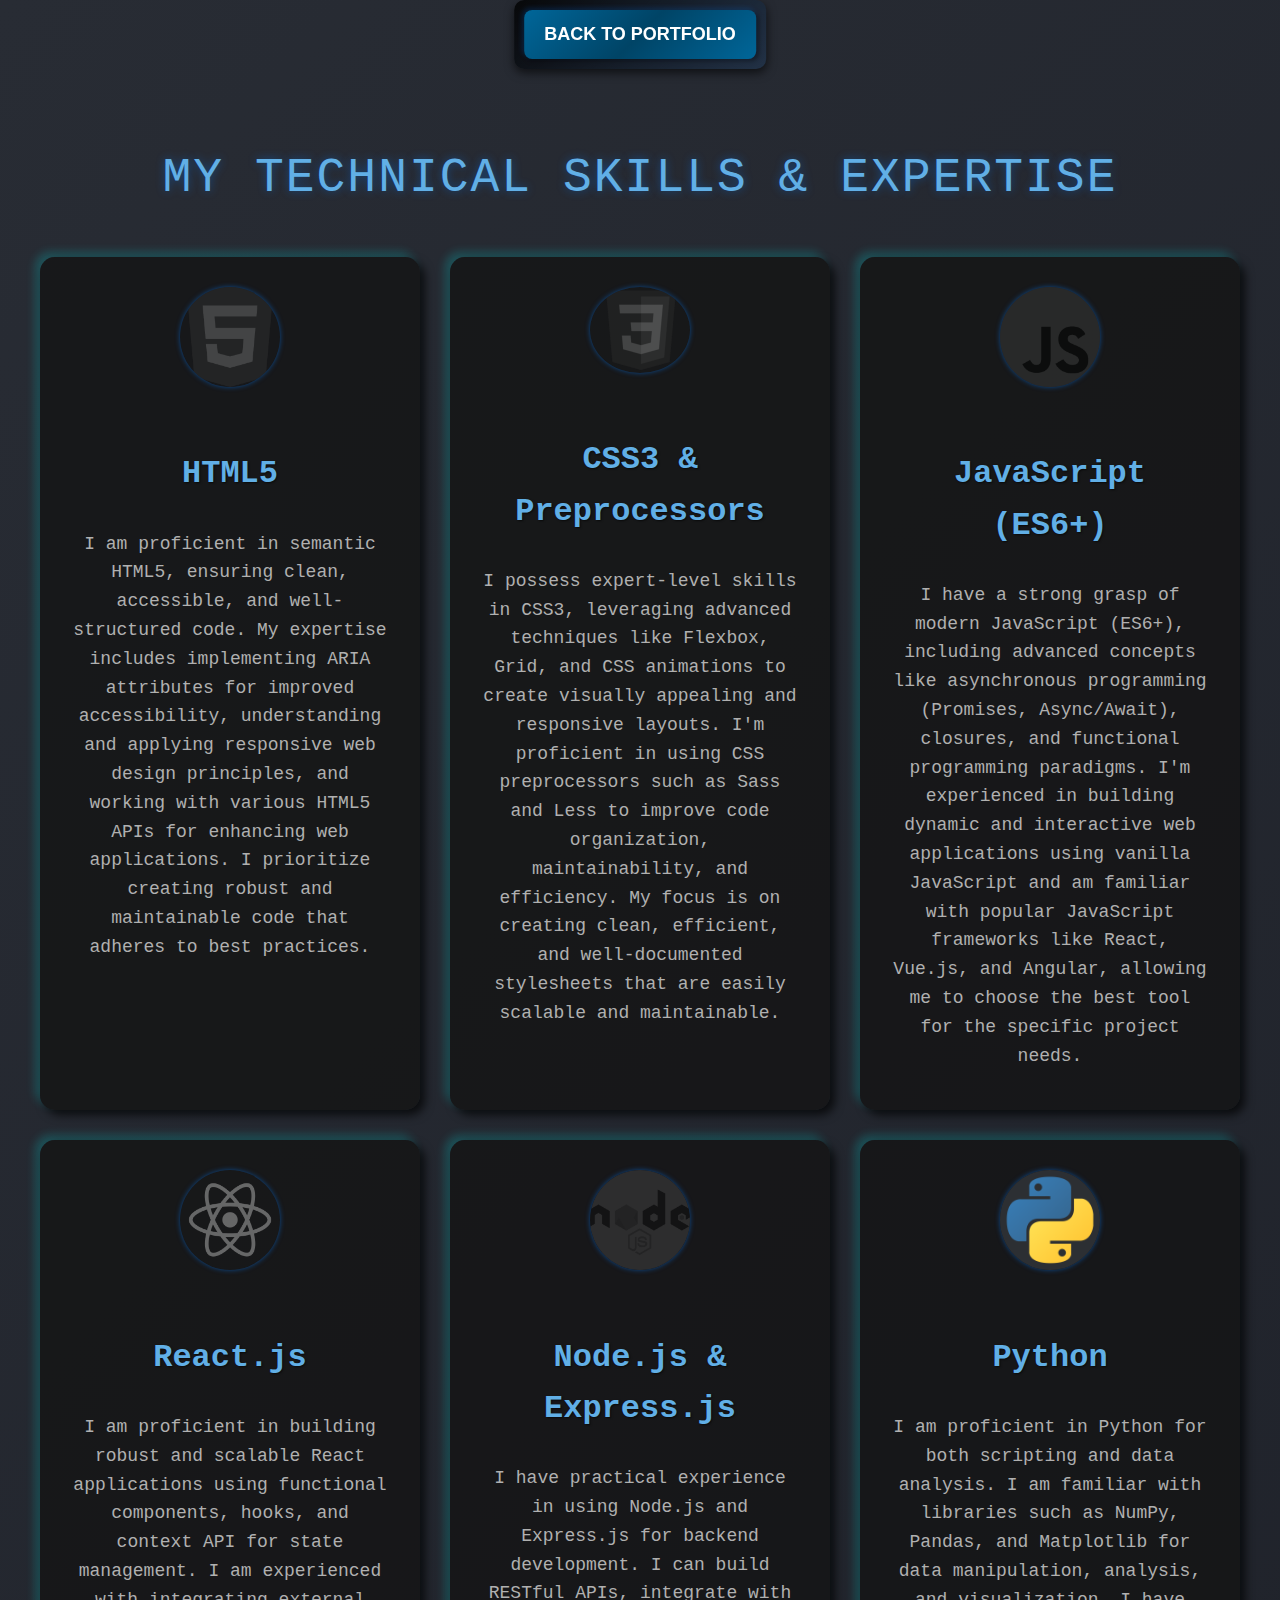
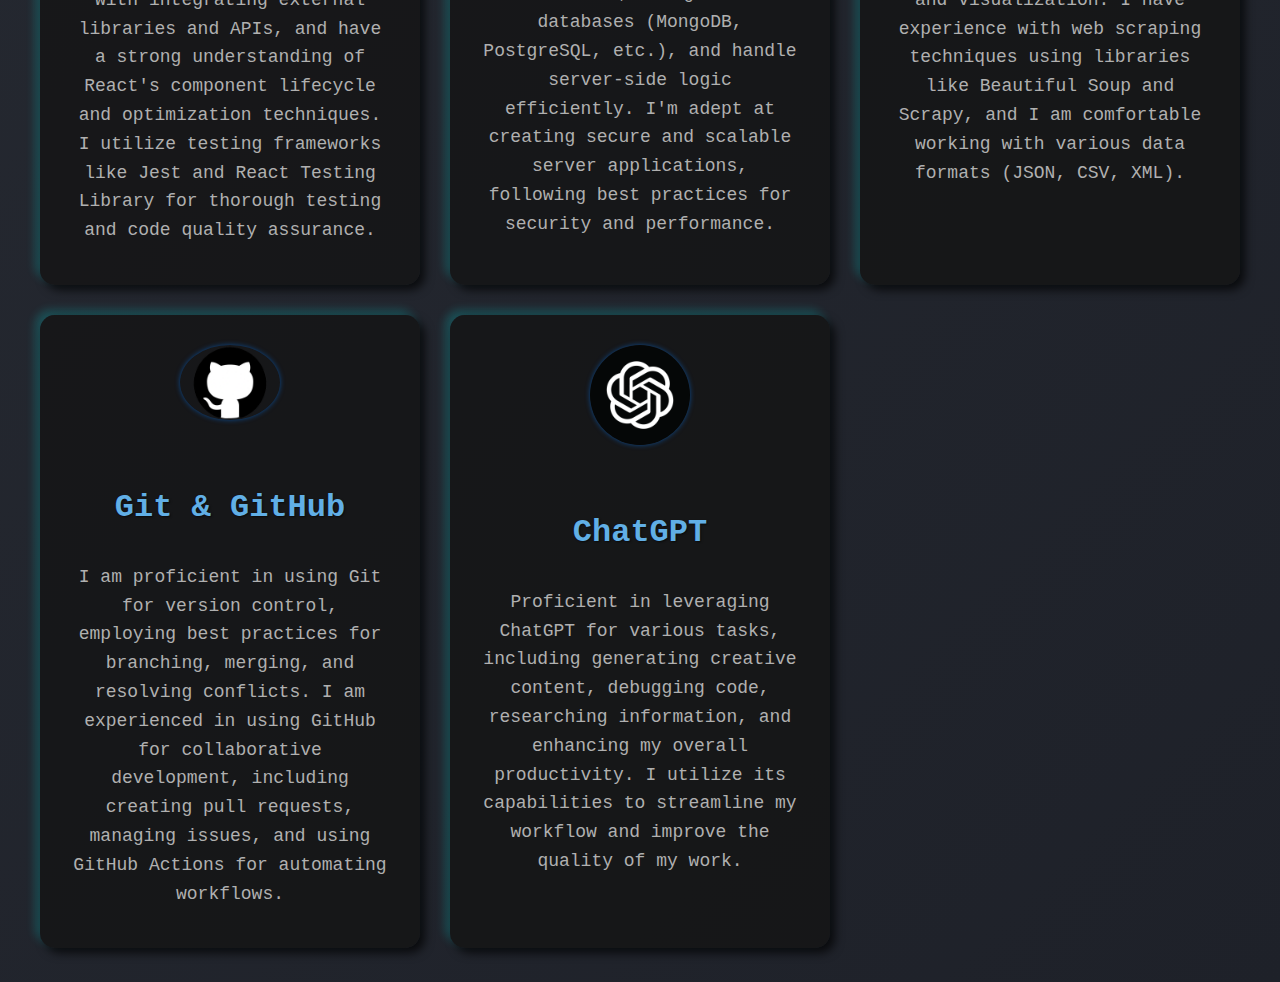
<file: skills.html>
<!DOCTYPE html>
<html lang="en">
<head>
    <meta charset="UTF-8">
    <meta name="viewport" content="width=device-width, initial-scale=1.0">
    <title>Skills - Maruf Hossain</title>
    <link rel="stylesheet" href="styles.css">
    <link rel="stylesheet" href="skills.css">
</head>
<body>
    <nav class="navbar">
        <div class="navbar-container">
            <a href="index.html" class="navbar-link">Back to Portfolio</a>
        </div>
    </nav>

    <section class="skills-page">
        <h1>My Technical Skills &amp; Expertise</h1>
        <div class="skill-grid">

            <div class="skill-item">
                <img src="img/skills/html.png" alt="HTML5 Logo">
                <h3>HTML5</h3>
                <p>I am proficient in semantic HTML5, ensuring clean, accessible, and well-structured code. My expertise includes implementing ARIA attributes for improved accessibility, understanding and applying responsive web design principles, and working with various HTML5 APIs for enhancing web applications.  I prioritize creating robust and maintainable code that adheres to best practices. </p>
            </div>

            <div class="skill-item">
                <img src="img/skills/css.png" alt="CSS3 Logo">
                <h3>CSS3 &amp; Preprocessors</h3>
                <p>I possess expert-level skills in CSS3, leveraging advanced techniques like Flexbox, Grid, and CSS animations to create visually appealing and responsive layouts. I'm proficient in using CSS preprocessors such as Sass and Less to improve code organization, maintainability, and efficiency.  My focus is on creating clean, efficient, and well-documented stylesheets that are easily scalable and maintainable. </p>
            </div>

            <div class="skill-item">
                <img src="img/skills/js.png" alt="JavaScript Logo">
                <h3>JavaScript (ES6+)</h3>
                <p>I have a strong grasp of modern JavaScript (ES6+), including advanced concepts like asynchronous programming (Promises, Async/Await), closures, and functional programming paradigms.  I'm experienced in building dynamic and interactive web applications using vanilla JavaScript and am familiar with popular JavaScript frameworks like React, Vue.js, and Angular, allowing me to choose the best tool for the specific project needs.</p>
            </div>

            <div class="skill-item">
                <img src="img/skills/reactjs.png" alt="React Logo">
                <h3>React.js</h3>
                <p>I am proficient in building robust and scalable React applications using functional components, hooks, and context API for state management. I am experienced with integrating external libraries and APIs, and have a strong understanding of React's component lifecycle and optimization techniques.  I utilize testing frameworks like Jest and React Testing Library for thorough testing and code quality assurance.</p>
            </div>

            <div class="skill-item">
                <img src="img/skills/nodejs.png" alt="Node.js Logo">
                <h3>Node.js &amp; Express.js</h3>
                <p>I have practical experience in using Node.js and Express.js for backend development. I can build RESTful APIs, integrate with databases (MongoDB, PostgreSQL, etc.), and handle server-side logic efficiently.  I'm adept at creating secure and scalable server applications, following best practices for security and performance.</p>
            </div>

            <div class="skill-item">
                <img src="img/skills/python.png" alt="Python Logo">
                <h3>Python</h3>
                <p>I am proficient in Python for both scripting and data analysis.  I am familiar with libraries such as NumPy, Pandas, and Matplotlib for data manipulation, analysis, and visualization. I have experience with web scraping techniques using libraries like Beautiful Soup and Scrapy, and I am comfortable working with various data formats (JSON, CSV, XML).</p>
            </div>

            <div class="skill-item">
                <img src="img/skills/github.png" alt="GitHub Logo">
                <h3>Git &amp; GitHub</h3>
                <p>I am proficient in using Git for version control, employing best practices for branching, merging, and resolving conflicts.  I am experienced in using GitHub for collaborative development, including creating pull requests, managing issues, and using GitHub Actions for automating workflows.</p>
            </div>

            <div class="skill-item">
                <img src="img/skills/chatgpt.png" alt="ChatGPT Logo">
                <h3>ChatGPT</h3>
                <p>Proficient in leveraging ChatGPT for various tasks, including generating creative content, debugging code, researching information, and enhancing my overall productivity. I utilize its capabilities to streamline my workflow and improve the quality of my work.</p>
            </div>

        </div>
    </section>

</body>
</html>
</file>
<file: about.css>
body {
    font-family: 'Roboto', sans-serif; /* Modern font */
    margin: 0;
    padding: 0;
    background: linear-gradient(135deg, #1e2129, #282c34); /* Dark gradient background */
    color: #d0d0d0; /* Light gray text */
    overflow-x: hidden; /* Prevent horizontal scrollbar */
    transition: background-color 0.5s ease; /* Smooth transition for theme changes */
}

[data-theme="light"] body {
    background: linear-gradient(135deg, #f0f0f0, #e0e0e0); /* Light gradient for light mode */
    color: #333;
}

.about-section {
    padding: 50px 20px;
    min-height: 100vh;
}

.about-container {
    display: flex;
    flex-direction: row;
    justify-content: space-around;
    align-items: center;
    max-width: 1200px;
    margin: 0 auto;
    gap: 100px;
}

.about-image {
    width: 400px;
    height: 400px;
    border-radius: 15px;
    overflow: hidden;
}

.about-image img {
    width: 100%;
    height: 100%;
    object-fit: cover;
    border-radius: 15px;
    box-shadow: 0 0 20px rgba(0, 255, 255, 0.5); /* Neon glow */
    transition: transform 0.3s ease, box-shadow 0.3s ease;
}

.about-image img:hover {
    transform: scale(1.05);
    box-shadow: 0 0 30px rgba(0, 255, 255, 0.7); /* Stronger glow on hover */
}


.about-content {
    flex: 1;
    text-align: left;
}

h1, h2, h3 {
    text-align: left;
    color: #00ffff; /* Cyan */
    text-shadow: 0 0 10px rgba(0, 255, 255, 0.8); /* Neon glow */
}

h1 { font-size: 4em; }
h2 { font-size: 2.5em; }
h3 { font-size: 1.5em; }


p {
    font-size: 1.2em;
    line-height: 1.6;
    margin-bottom: 20px;
}

ul {
    list-style: disc;
    padding-left: 30px;
    margin-bottom: 20px;
}

li {
    margin-bottom: 10px;
}

.navbar {
    position: fixed;
    top: 0;
    left: 50%;
    transform: translateX(-50%);
    width: auto;
    max-width: 90%;
    z-index: 1000;
    display: flex;
    justify-content: center;
    align-items: center;
    padding: 10px;
    background: linear-gradient(135deg, rgba(0, 0, 0, 0.8), rgba(0, 123, 255, 0.1));
    box-shadow: 0 4px 10px rgba(0, 0, 0, 0.6);
    transition: background-color 0.3s ease-in-out;
}

.navbar-container {
  display: flex;
  justify-content: center;
  align-items: center;
}

.navbar-link {
    text-decoration: none;
    color: #fff;
    font-size: 18px;
    font-weight: bold;
    padding: 10px 20px;
    border-radius: 8px;
    background-image: linear-gradient(135deg, #006699, #004466, #006699);
    box-shadow: 2px 2px 5px rgba(0, 0, 0, 0.4), -2px -2px 5px rgba(0, 123, 255, 0.2);
    text-transform: uppercase;
    transition: background-position 0.3s, box-shadow 0.3s, transform 0.3s;
}

.navbar-link:hover {
    background-position: -10px -10px;
    box-shadow: 3px 3px 7px rgba(0, 0, 255, 0.3), -3px -3px 7px rgba(0, 123, 255, 0.3);
    transform: translateY(-2px);
}

/* Media Query for Responsiveness */
@media (max-width: 768px) {
    .about-container {
        flex-direction: column;
        gap: 30px;
    }
    .about-image {
        margin-bottom: 20px;
    }
    h1, h2, h3 {
        text-align: center;
    }
    .about-content { text-align: center;}
}
</file>
<file: styles.css>
/* ============================================================
   Global Styles and Variables
============================================================ */

:root {
    --neon-glow: rgba(0, 255, 255, 0.6); /* Bright cyan glow */
    --text-color-light: #333333; /* Dark gray text for light mode */
    --text-color-dark: #ffffff; /* White text for dark mode */
    --heading-color: #00ffff; /* Bright cyan heading */
    --link-color: #00ffff; /* Bright cyan links */
    --label-color-light: #333333; /* Light gray labels for light mode */
    --label-color-dark: #ffffff; /* White labels for dark mode */
    --bg-color-light: #ffffff; /* Light background */
    --bg-color-dark: #121212; /* Dark background */
    --contact-bg-light: rgba(255, 255, 255, 0.95); /* Lighter background for contact in light mode */
    --contact-bg-dark: rgba(20, 20, 20, 0.9); /* Darker contact background for dark mode */
    --input-bg-light: #f0f0f0; /* Light gray input background for light mode */
    --input-bg-dark: rgba(40, 44, 52, 0.9); /* Darker input background for dark mode */
    --input-border-color-light: #cccccc; /* Lighter border for light mode */
    --input-border-color-dark: rgba(100, 100, 100, 0.5); /* Dark gray input border for dark mode */
    --input-focus-bg: rgba(0, 255, 255, 0.2); /* Light cyan focus */
    --input-focus-border: #00ffff; /* Cyan focus border */
    --input-focus-glow: rgba(0, 255, 255, 0.4); /* Cyan glow */
    --submit-bg: #00ffff; /* Cyan submit button */
    --submit-text-color: black;
    --submit-glow: rgba(0, 255, 255, 0.8); /* Bright cyan glow */
    --submit-hover-bg: #0099cc; /* Darker cyan hover */
    --submit-hover-glow: rgba(0, 153, 204, 0.8); /* Darker cyan glow */
    --submit-active-glow: rgba(0, 255, 255, 0.4); /* Cyan glow */
    --shadow-color: rgba(0, 0, 0, 0.7); /* Dark shadow */
    --about-bg-light: linear-gradient(135deg, #f0f0f0, var(--bg-color-light));
    --about-bg-dark: linear-gradient(135deg, var(--bg-color-dark), #333333);
}

body {
    font-family: 'Arial', sans-serif;
    margin: 0;
    padding: 0;
    transition: background-color 0.5s, color 0.5s;
    line-height: 1.6;
    font-size: 16px;
}

[data-theme="light"] {
    background-color: var(--bg-color-light);
    color: var(--text-color-light);
    --about-bg: var(--about-bg-light);
    --neon-glow: rgba(0, 255, 255, 0.3);
    --label-color: var(--label-color-light);
    --contact-bg: var(--contact-bg-light);
    --input-bg: var(--input-bg-light);
    --input-border-color: var(--input-border-color-light);

}

[data-theme="dark"] {
    background-color: var(--bg-color-dark);
    color: var(--text-color-dark);
    --about-bg: var(--about-bg-dark);
    --neon-glow: rgba(0, 255, 255, 0.6);
    --label-color: var(--label-color-dark);
    --contact-bg: var(--contact-bg-dark);
    --input-bg: var(--input-bg-dark);
    --input-border-color: var(--input-border-color-dark);
}

/* ============================================================
   Typography
============================================================ */

h1, h2, h3 {
    text-align: center;
    color: var(--heading-color);
    text-shadow: 0 0 10px rgba(0, 255, 255, 0.8);
}

h1 {
    font-size: 64px;
    margin-top: 100px;
}

h2 {
    font-size: 40px;
    color: #ffeb3b;
    margin: 50px 0 20px;
}

[data-theme="light"] h2 {
    color: var(--text-color-light);
}

h3 {
    font-size: 32px;
    font-weight: 600;
}

p {
    text-align: center;
    font-size: 24px;
    margin: 30px 0;
    color: var(--text-color-dark);
}

[data-theme="light"] p {
    color: var(--text-color-light);
}

a {
    color: var(--link-color);
    text-decoration: none;
}

a:hover {
    text-decoration: underline;
}

ul {
    list-style: none;
    padding: 0;
}

li {
    font-size: 20px;
    line-height: 1.8;
}

/* ============================================================
   Navigation Bar
============================================================ */

.navbar {
    position: fixed;
    top: 0;
    left: 50%;
    transform: translateX(-50%);
    width: auto;
    max-width: 90%;
    background: transparent;
    border-radius: 10px;
    box-shadow: 0 4px 20px rgba(0, 0, 0, 0.6);
    z-index: 1000;
    display: flex;
    justify-content: center;
    align-items: center;
    padding: 10px;
}

.navbar-inner {
    display: flex;
    align-items: center;
    width: auto;
}

.navigation {
    position: relative;
    display: flex;
    align-items: center;
    border-radius: 10px;
    background: rgba(0, 0, 0, 0.6);
    box-shadow: inset 0 2px 5px rgba(0, 0, 0, 0.3);
    overflow: visible;
    width: 100%;
    padding: 0;
}

.navigation ul {
    margin: 0;
    padding: 0;
    display: flex;
    justify-content: center;
}

.navigation li {
    position: relative;
    padding: 25px 10px;
    margin: 0 5px;
    cursor: pointer;
    display: flex;
    justify-content: center;
    align-items: center;
}

.navigation a {
    display: flex;
    flex-direction: column;
    justify-content: center;
    align-items: center;
    text-decoration: none;
    color: var(--link-color);
    transition: color 0.3s;
}

.navigation a:hover {
    color: rgba(0, 255, 255, 0.8);
}

.navigation a .icon {
    display: flex;
    justify-content: center;
    align-items: center;
    width: 45px;
    height: 45px;
    border-radius: 50%;
    background-color: rgba(255, 255, 255, 0.2);
    margin-bottom: 2px;
    font-size: 1.2em;
    position: relative;
    top: 0;
    transition: background-color 0.3s, transform 0.3s, box-shadow 0.3s;
    box-shadow: 0 2px 5px rgba(0, 0, 255, 0.3);
    color: var(--link-color);
}

.navigation li.active a .icon {
    background-color: rgba(0, 255, 255, 0.8);
    transform: scale(1.1) translateY(-15px);
    box-shadow: 0 4px 12px rgba(0, 255, 255, 0.9), inset 0 2px 4px rgba(0, 0, 0, 0.4);
    animation: futuristicAnimationUp 1s ease-in-out forwards;
    top: -15px;
}

.navigation li:not(.active) a .icon {
    animation: futuristicAnimationDown 0.7s ease-in-out forwards;
}

.navigation li.active a .icon.smooth-transition {
    transition: background-color 0.5s ease, transform 0.5s ease, box-shadow 0.5s ease;
}

.navigation a .text {
    font-size: 0.6em;
    letter-spacing: 0.05em;
    opacity: 0;
    transition: opacity 0.3s, transform 0.3s;
    transform: translateY(15px);
}

.navigation li.active a .text {
    opacity: 1;
    transform: translateY(0);
}

.indicator {
    position: absolute;
    bottom: 0;
    left: 0;
    height: 4px;
    background: linear-gradient(90deg, #2196f3, #e91e63);
    transition: transform 0.3s ease-in-out;
    width: 0;
}

.navigation li.active ~ .indicator {
    width: calc(var(--item-width) * var(--active-index));
}

.navigation li {
    --item-width: 50px;
}

.navigation li:nth-child(n).active ~ .indicator {
    --active-index: calc(var(--active-index) +1);
}


.navbar-buttons {
    display: flex;
    align-items: center;
    gap: 10px;
}

.theme-toggle {
    display: flex;
    align-items: center;
}

.theme-toggle button {
    background-color: rgba(0, 0, 0, 0.5);
    color: var(--link-color);
    border: 2px solid var(--link-color);
    border-radius: 5px;
    padding: 5px 10px;
    cursor: pointer;
    transition: background-color 0.3s;
    box-shadow: 0 2px 5px rgba(0, 0, 255, 0.3);
}

.theme-toggle button:hover {
    background-color: rgba(0, 255, 255, 0.7);
}

/* ============================================================
   Keyframes
============================================================ */

@keyframes futuristicAnimationUp {
    0% { transform: scale(1) rotate(0deg) translateY(0); }
    25% { transform: scale(1.15) rotate(10deg) translateY(-10px); }
    50% { transform: scale(1.2) rotate(20deg) translateY(-15px); box-shadow: 0 6px 18px rgba(0, 255, 255, 1), inset 0 3px 6px rgba(0, 0, 0, 0.5); }
    75% { transform: scale(1.15) rotate(10deg) translateY(-10px); }
    100% { transform: scale(1.1) rotate(0deg) translateY(-10px); box-shadow: 0 4px 12px rgba(0, 255, 255, 0.9), inset 0 2px 4px rgba(0, 0, 0, 0.4); }
}

@keyframes futuristicAnimationDown {
    0% { transform: scale(1.1) rotate(0deg) translateY(-10px); box-shadow: 0 4px 12px rgba(0, 255, 255, 0.9), inset 0 2px 4px rgba(0, 0, 0, 0.4); }
    50% { transform: scale(1.15) rotate(-10deg) translateY(-5px); box-shadow: 0 6px 18px rgba(0, 255, 255, 0.7), inset 0 3px 6px rgba(0, 0, 0, 0.3); }
    100% { transform: scale(1) rotate(0deg) translateY(0); box-shadow: 0 2px 5px rgba(0, 0, 255, 0.3); }
}

@keyframes pulse {
    0%, 100% { opacity: 0.7; }
    50% { opacity: 1; }
}

@keyframes socialIconHover {
    0% { transform: scale(1) rotate(0deg); }
    25% { transform: scale(1.2) rotate(90deg); }
    50% { transform: scale(1.3) rotate(180deg); }
    75% { transform: scale(1.2) rotate(270deg); }
    100% { transform: scale(1) rotate(375deg); }
}

@keyframes socialIconHoverReverse {
    0% { transform: scale(1) rotate(375deg); }
    25% { transform: scale(1.2) rotate(270deg); }
    50% { transform: scale(1.3) rotate(180deg); }
    75% { transform: scale(1.2) rotate(90deg); }
    100% { transform: scale(1) rotate(0deg); }
}

@keyframes fade-out {
    from { opacity: 1; transform: scale(1); }
    to { opacity: 0; transform: scale(0.5); }
}

/* ============================================================
   Neon Cursor
============================================================ */

.neon-cursor {
    position: fixed;
    top: 0;
    left: 0;
    width: 20px;
    height: 20px;
    background-color: rgba(0, 255, 255, 0.7);
    border-radius: 50%;
    pointer-events: none;
    z-index: 1000;
    box-shadow: 0 0 10px rgba(0, 255, 255, 0.7), 0 0 20px rgba(0, 255, 255, 0.5);
    transition: transform 0.2s ease-out;
}

.neon-cursor.smooth {
    transition: transform 0.1s ease-out;
}

/* ============================================================
   Section Wrapper (for centering)
============================================================ */

.section-wrapper {
    display: flex;
    justify-content: center;
    width: 100%;
    margin: 100px 0;
}

.section-container {
    max-width: 1200px;
    width: 90%;
    padding: 40px;
}

/* ============================================================
   About Me Section
============================================================ */

.about-section {
    display: flex;
    flex-direction: column;
    align-items: center;
  }
  
  .about-container {
    display: flex;
    flex-wrap: wrap;
    flex-direction: row;
    align-items: center;
    max-width: 1200px;
    margin: 0 auto;
    border-radius: 15px;
    padding: 60px;
    background: var(--about-bg);
    box-shadow: 0 10px 20px rgba(0, 0, 0, 0.15), 0 5px 15px rgba(0, 255, 255, 0.1);
    position: relative;
    overflow: hidden;
    gap: 100px;
  }
  
  .about-content {
    flex: 2;
    z-index: 1;
    color: var(--text-color-dark);
    transition: color 0.3s ease-in-out;
  }
  
  .about-content h2 {
    font-size: 48px;
    color: var(--heading-color);
    margin-bottom: 30px;
  }
  
  .about-content p {
    font-size: 24px;
    line-height: 1.5;
    margin-bottom: 20px;
    color: var(--text-color-dark);
    transition: color 0.3s ease-in-out;
  }
  
  .about-content p[data-theme="light"] {
    color: var(--text-color-light);
  }
  
  .about-content a {
    color: var(--link-color);
    text-decoration: none;
    font-weight: bold;
    font-size: 20px;
  }
  
  .about-content a:hover {
    text-decoration: underline;
  }
  
  .about-image {
    flex: 1;
    background: url('img/pfp.jpg') no-repeat center center;
    background-size: cover;
    border-radius: 15px;
    min-height: 400px;
    position: relative;
    transition: transform 0.3s ease-in-out, opacity 0.3s ease-in-out;
    box-shadow: 0 0 10px var(--neon-glow);
  }
  
  .about-image:hover {
    transform: scale(1.05);
    opacity: 0.95;
    box-shadow: 0 0 20px var(--neon-glow), 0 0 35px var(--neon-glow);
  }
  
  .about-button {
    display: inline-block;
    font-size: 24px;
    padding: 25px 50px;
    margin-bottom: 40px;
    color: var(--submit-text-color);
    background: linear-gradient(135deg, var(--submit-bg), var(--submit-hover-bg));
    border-radius: 12px;
    text-decoration: none;
    border: 2px solid transparent;
    box-shadow: 8px 8px 15px var(--shadow-color), -8px -8px 15px rgba(255, 255, 255, 0.3);
    transition: background 0.4s, transform 0.3s, box-shadow 0.3s;
    position: relative;
    overflow: hidden;
    text-shadow: 2px 2px 4px var(--shadow-color);
  }
  
  .about-button::before {
    content: "";
    position: absolute;
    top: -4px;
    left: -4px;
    right: -4px;
    bottom: -4px;
    border-radius: 12px;
    background: linear-gradient(135deg, var(--submit-bg), var(--submit-hover-bg));
    filter: blur(15px);
    opacity: 0.7;
    z-index: -1;
    transition: opacity 0.4s;
  }
  
  .about-button:hover {
    box-shadow: 12px 12px 25px var(--shadow-color), -12px -12px 25px rgba(255, 255, 255, 0.5);
    transform: translateY(-8px);
    background: linear-gradient(135deg, var(--submit-bg), var(--submit-bg));
  }
  
  .about-button:active {
    transform: translateY(4px);
    box-shadow: 4px 4px 10px var(--shadow-color), -4px -4px 10px rgba(255, 255, 255, 0.3);
  }
  
  @media (min-width: 768px) {
    .about-container {
      gap: 80px;
    }
    .about-image {
      min-height: 400px;
    }
  }  

/* ============================================================
   Projects Section
============================================================ */

.projects-container {
    display: grid;
    grid-template-columns: repeat(auto-fit, minmax(350px, 1fr));
    grid-gap: 60px;
    color: var(--text-color-dark);
}

.project-card {
    background: rgba(0, 255, 255, 0.2);
    border-radius: 15px;
    padding: 40px;
    box-shadow: 0 0 20px rgba(0, 255, 255, 0.3);
    transition: transform 0.3s ease-in-out, box-shadow 0.3s ease-in-out;
}

.project-card:hover {
    transform: translateY(-10px);
    box-shadow: 0 0 40px rgba(0, 255, 255, 0.5);
}

.project-image img {
    width: 100%;
    border-radius: 10px;
}

.project-title {
    font-size: 32px;
    color: var(--text-color-dark);
    margin: 20px 0;
    transition: color 0.3s ease-in-out;
}

.project-description {
    font-size: 20px;
    line-height: 1.5;
    margin-bottom: 30px;
    color: var(--text-color-dark);
    transition: color 0.3s ease-in-out;
}

.project-link {
    display: inline-block;
    font-size: 18px;
    padding: 12px 18px;
    background-color: var(--submit-bg);
    color: black;
    border-radius: 5px;
    text-decoration: none;
    font-weight: bold;
    transition: background-color 0.3s ease;
}

.project-link:hover {
    background-color: rgba(0, 255, 255, 0.8);
}

@media (min-width: 768px) {
    .projects-container {
        grid-template-columns: repeat(auto-fit, minmax(400px, 1fr));
        grid-gap: 80px;
    }
}


/* ============================================================
   Skills Section
============================================================ */

.skills-container {
    display: grid;
    grid-template-columns: repeat(auto-fit, minmax(350px, 1fr));
    grid-gap: 60px;
    justify-content: center;
    align-items: center;
    width: 90%;
    margin: 0 auto;
    color: var(--text-color-dark);
    padding: 60px 0;
}

.skill-card {
    position: relative;
    background: rgba(0, 255, 255, 0.05);
    border-radius: 15px;
    padding: 40px;
    box-shadow: 0 0 20px rgba(0, 255, 255, 0.3);
    transition: transform 0.3s ease-in-out, box-shadow 0.3s ease-in-out;
    overflow: hidden;
    perspective: 1000px;
    height: 450px;
    text-align: center;
}

.skill-card:hover {
    transform: translateY(-10px);
    box-shadow: 0 0 40px rgba(0, 255, 255, 0.5);
}

.skill-inner {
    position: relative;
    width: 100%;
    height: 100%;
    text-align: center;
    transition: transform 0.8s;
    transform-style: preserve-3d;
    box-shadow: 0 4px 20px rgba(255, 255, 255, 0.3);
}

.skill-info {
    margin-bottom: 20px;
}

.skill-card .more-info-button {
    padding: 10px 20px;
    background-image: linear-gradient(135deg, var(--submit-bg), #00ccff, var(--submit-bg));
    color: black;
    border: none;
    border-radius: 8px;
    cursor: pointer;
    transition: background-position 0.3s, box-shadow 0.3s, transform 0.3s;
    text-decoration: none;
    display: inline-block;
    box-shadow: 2px 2px 5px rgba(0, 0, 255, 0.3), -2px -2px 5px rgba(0, 255, 255, 0.3);
    text-transform: uppercase;
    font-weight: bold;
}

.skill-card .more-info-button:hover {
    background-position: -10px -10px;
    box-shadow: 3px 3px 7px rgba(0, 0, 255, 0.5), -3px -3px 7px rgba(0, 255, 255, 0.5);
    transform: translateY(-2px);
}

.skill-card:hover .skill-inner {
    transform: rotateY(180deg);
}

.card-front, .card-back {
    position: absolute;
    width: 100%;
    height: 100%;
    backface-visibility: hidden;
    display: flex;
    flex-direction: column;
    justify-content: center;
    align-items: center;
    border-radius: 10px;
}

.card-front {
    background-color: rgba(0, 255, 255, 0.1);
}

.card-back {
    background-color: rgba(0, 255, 255, 0.9);
    transform: rotateY(180deg);
    color: var(--text-color-dark);
    transition: color 0.3s ease-in-out;
}

.skill-img {
    display: block;
    margin: 0 auto 20px auto;
    height: 180px;
    margin-bottom: 30px;
    filter: drop-shadow(0 0 10px rgba(0, 255, 255, 0.5));
}

.skill-name {
    font-size: 36px;
    font-weight: 300;
    margin-bottom: 15px;
    color: var(--heading-color);
    text-shadow: 0 0 5px rgba(0, 255, 255, 0.6);
}

.skill-info {
    font-size: 20px;
    line-height: 1.5;
    color: var(--text-color-dark);
    transition: color 0.3s ease-in-out;
}

.skill-percentage {
    position: absolute;
    top: 10px;
    right: 10px;
    background: conic-gradient(var(--heading-color) calc(var(--percentage) * 1%), transparent 0);
    color: black;
    border-radius: 50%;
    width: 50px;
    height: 50px;
    display: flex;
    justify-content: center;
    align-items: center;
    font-size: 18px;
    font-weight: bold;
    box-shadow: 0 0 10px rgba(0, 255, 255, 0.5);
}

.pie-chart {
    position: relative;
    width: 50px;
    height: 50px;
    border-radius: 50%;
    background: conic-gradient(
        rgba(0, 255, 255, 0.8) var(--percentage, 0%),
        rgba(255, 255, 255, 0.3) 0
    );
    margin: auto;
}

.percentage-text {
    position: absolute;
    top: 50%;
    left: 50%;
    transform: translate(-50%, -50%);
    font-size: 14px;
    color: var(--text-color-dark);
    font-weight: bold;
    transition: color 0.3s ease-in-out;
}

@media (min-width: 768px) {
    .skills-container {
        grid-template-columns: repeat(auto-fit, minmax(400px, 1fr));
        grid-gap: 80px;
    }
}

@media (min-width: 1200px) {
    .skills-container {
        grid-template-columns: repeat(auto-fit, minmax(450px, 1fr));
        grid-gap: 100px;
    }
}

/* ============================================================
   Hobbies Section
============================================================ */

.hobbies-container {
    display: grid;
    grid-template-columns: repeat(auto-fit, minmax(350px, 1fr));
    grid-gap: 60px;
    justify-content: center;
    align-items: center;
    width: 90%;
    margin: 0 auto;
    color: var(--text-color-dark);
    padding: 60px 0;
}

.hobby-card {
    position: relative;
    background: rgba(0, 255, 255, 0.05);
    border-radius: 15px;
    padding: 40px;
    box-shadow: 0 0 20px rgba(0, 255, 255, 0.3);
    transition: transform 0.3s ease-in-out, box-shadow 0.3s ease-in-out;
    overflow: hidden;
    perspective: 1000px;
    height: 400px;
}

.hobby-card:hover {
    transform: translateY(-10px);
    box-shadow: 0 0 40px rgba(0, 255, 255, 0.5);
}

.hobby-inner {
    position: relative;
    width: 100%;
    height: 100%;
    text-align: center;
    transition: transform 0.8s;
    transform-style: preserve-3d;
    box-shadow: 0 4px 20px rgba(255, 255, 255, 0.3);
}

.hobby-card:hover .hobby-inner {
    transform: rotateY(180deg);
}

.hobby-front, .hobby-back {
    position: absolute;
    width: 100%;
    height: 100%;
    backface-visibility: hidden;
    display: flex;
    flex-direction: column;
    justify-content: center;
    align-items: center;
    border-radius: 10px;
}

.hobby-front {
    background-color: rgba(0, 255, 255, 0.1);
}

.hobby-back {
    background-color: rgba(0, 255, 255, 0.9);
    transform: rotateY(180deg);
    color: var(--text-color-dark);
    transition: color 0.3s ease-in-out;
    padding: 20px;
}

.hobby-back .learn-more-btn {
    background-color: var(--submit-bg);
    color: #121212;
    border: 2px solid var(--submit-bg);
    padding: 15px 25px;
    font-size: 20px;
    font-weight: bold;
    border-radius: 8px;
    text-transform: uppercase;
    cursor: pointer;
    transition: all 0.3s ease-in-out;
    text-decoration: none;
}

.hobby-back .learn-more-btn:hover {
    background-color: #ffffff;
    color: var(--submit-bg);
    box-shadow: 0 0 10px rgba(0, 255, 255, 0.7);
}

.hobby-img {
    display: block;
    margin: auto;
    height: 180px;
    margin-bottom: 30px;
    object-fit: cover;
    filter: drop-shadow(0 0 10px rgba(0, 255, 255, 0.5));
}

.hobby-name {
    font-size: 36px;
    font-weight: 300;
    text-align: center;
    text-transform: capitalize;
    margin: 30px 0;
    color: var(--heading-color);
    text-shadow: 0 0 5px rgba(0, 255, 255, 0.6);
}

.hobby-info {
    text-align: center;
    font-size: 20px;
    line-height: 1.5;
    padding: 10px;
    color: var(--text-color-dark);
    transition: color 0.3s ease-in-out;
}

@media (min-width: 768px) {
    .hobbies-container {
        grid-template-columns: repeat(auto-fit, minmax(400px, 1fr));
        grid-gap: 80px;
    }
}

@media (min-width: 1200px) {
    .hobbies-container {
        grid-template-columns: repeat(auto-fit, minmax(450px, 1fr));
        grid-gap: 100px;
    }
}

/* ============================================================
   Certifications Section
============================================================ */

.certifications-container {
    display: grid;
    grid-template-columns: repeat(auto-fit, minmax(350px, 1fr));
    grid-gap: 60px;
    justify-content: center;
    align-items: center;
    width: 90%;
    margin: 0 auto;
    color: var(--text-color-dark);
    padding: 60px 0;
}

.certification-card {
    background: rgba(0, 255, 255, 0.2);
    border-radius: 15px;
    padding: 40px;
    box-shadow: 0 0 20px rgba(0, 255, 255, 0.3);
    transition: transform 0.3s ease-in-out, box-shadow 0.3s ease-in-out;
    text-align: center;
}

.certification-card:hover {
    transform: translateY(-10px);
    box-shadow: 0 0 40px rgba(0, 255, 255, 0.5);
}

.certification-title {
    font-size: 32px;
    margin: 20px 0;
    color: var(--heading-color);
}

.certification-issuer, .certification-date {
    font-size: 20px;
    margin: 10px 0;
}

.certification-description {
    font-size: 18px;
    line-height: 1.5;
}

@media (min-width: 768px) {
    .certifications-container {
        grid-template-columns: repeat(auto-fit, minmax(400px, 1fr));
        grid-gap: 80px;
    }
}

@media (min-width: 1200px) {
    .certifications-container {
        grid-template-columns: repeat(auto-fit, minmax(450px, 1fr));
        grid-gap: 100px;
    }
}


/* ============================================================
   Awards Section
============================================================ */

.awards-container {
    display: grid;
    grid-template-columns: repeat(auto-fit, minmax(350px, 1fr));
    grid-gap: 60px;
    justify-content: center;
    align-items: center;
    width: 90%;
    margin: 0 auto;
    color: var(--text-color-dark);
    padding: 60px 0;
}

.award-card {
    background: rgba(0, 255, 255, 0.2);
    border-radius: 15px;
    padding: 40px;
    box-shadow: 0 0 20px rgba(0, 255, 255, 0.3);
    transition: transform 0.3s ease-in-out, box-shadow 0.3s ease-in-out;
    text-align: center;
}

.award-card:hover {
    transform: translateY(-10px);
    box-shadow: 0 0 40px rgba(0, 255, 255, 0.5);
}

.award-title {
    font-size: 32px;
    margin: 20px 0;
    color: var(--heading-color);
}

.award-description {
    font-size: 18px;
    line-height: 1.5;
}

@media (min-width: 768px) {
    .awards-container {
        grid-template-columns: repeat(auto-fit, minmax(400px, 1fr));
        grid-gap: 80px;
    }
}

@media (min-width: 1200px) {
    .awards-container {
        grid-template-columns: repeat(auto-fit, minmax(450px, 1fr));
        grid-gap: 100px;
    }
}

/* ============================================================
   Resume Section
============================================================ */

.resume-section {
    background: var(--contact-bg);
    color: var(--text-color-dark);
    padding: 100px 20px;
    text-align: center;
}

.resume-container {
    max-width: 1200px;
    margin: 0 auto;
}

.resume-heading {
    font-size: 56px;
    margin-bottom: 60px;
    color: var(--heading-color);
    text-align: center;
    text-shadow: 0 0 10px rgba(0, 255, 255, 0.8);
}

.resume-download-button {
    display: inline-block;
    font-size: 24px;
    padding: 20px 40px;
    margin: 0 20px;
    color: var(--text-color-dark);
    background: linear-gradient(135deg, var(--submit-bg), #008b8b);
    border-radius: 8px;
    text-decoration: none;
    border: 2px solid transparent;
    box-shadow: 0 0 15px rgba(0, 255, 255, 0.4), 0 0 30px rgba(0, 255, 255, 0.2);
    transition: background 0.4s, transform 0.3s, box-shadow 0.3s;
    position: relative;
    overflow: hidden;
}

.resume-download-button::before {
    content: "";
    position: absolute;
    top: -2px;
    left: -2px;
    right: -2px;
    bottom: -2px;
    border-radius: 8px;
    background: linear-gradient(135deg, var(--submit-bg), #008b8b);
    filter: blur(10px);
    opacity: 0.7;
    transition: opacity 0.4s;
    z-index: -1;
}

.resume-download-button:hover {
    background: linear-gradient(135deg, #008b8b, var(--submit-bg));
    transform: translateY(-5px);
    box-shadow: 0 0 30px rgba(0, 255, 255, 0.6), 0 0 60px rgba(0, 255, 255, 0.3);
}

.resume-download-button::before {
    animation: pulse 2s infinite;
}


/* ============================================================
   Contact Section
============================================================ */

.contact {
    background: var(--contact-bg);
    border-radius: 10px;
    max-width: 800px;
    margin: 0 auto;
    padding: 80px;
    box-shadow: 0 8px 30px rgba(0, 0, 0, 0.5);
    color: var(--text-color-dark);
    text-align: center;
    transition: background 0.3s ease-in-out, color 0.3s ease-in-out;
    overflow: hidden;
}

.contact h2 {
    font-size: 48px;
    margin-bottom: 40px;
    color: var(--heading-color);
    text-shadow: 0 0 10px var(--neon-glow);
    transition: color 0.3s ease-in-out, text-shadow 0.3s ease-in-out;
}

.contact form {
    display: flex;
    flex-direction: column;
    gap: 20px;
    max-width: 600px;
    margin: 0 auto;
    transition: transform 0.3s ease-in-out;
}

.contact label {
    font-size: 18px;
    color: var(--label-color);
    transition: color 0.3s ease-in-out;
}

.contact input,
.contact textarea {
    background: var(--input-bg);
    border: 1px solid var(--input-border-color);
    border-radius: 5px;
    font-size: 16px;
    padding: 15px;
    transition: background 0.3s, border 0.3s, box-shadow 0.3s;
    box-shadow: 0 0 5px var(--neon-glow);
    transition: padding 0.15s ease-in-out;
    color: var(--text-color-dark);
}

.contact input:focus,
.contact textarea:focus {
    background: var(--input-focus-bg);
    border-color: var(--input-focus-border);
    outline: none;
    box-shadow: 0 0 10px var(--input-focus-glow);
    padding: 20px;
}

.contact input[type="submit"] {
    background: var(--submit-bg);
    color: var(--submit-text-color);
    border: none;
    font-size: 20px;
    padding: 12px 25px;
    border-radius: 5px;
    cursor: pointer;
    transition: background 0.3s, transform 0.3s, box-shadow 0.3s;
    box-shadow: 0 0 10px var(--submit-glow);
}

.contact input[type="submit"]:hover {
    background: var(--submit-hover-bg);
    transform: scale(1.05);
    box-shadow: 0 0 15px var(--submit-hover-glow);
}

.contact input[type="submit"]:active {
    transform: scale(0.95);
    box-shadow: 0 0 5px var(--submit-active-glow);
}

/* Placeholder styles for light and dark modes  */
[data-theme="light"] .contact input,
[data-theme="light"] .contact textarea,
[data-theme="dark"] .contact input,
[data-theme="dark"] .contact textarea {
  color: var(--text-color-dark); /*Ensures consistent text color*/
}

[data-theme="light"] .contact input::-webkit-input-placeholder,
[data-theme="light"] .contact textarea::-webkit-input-placeholder,
[data-theme="light"] .contact input:-ms-input-placeholder,
[data-theme="light"] .contact textarea:-ms-input-placeholder,
[data-theme="light"] .contact input::-ms-input-placeholder,
[data-theme="light"] .contact textarea::-ms-input-placeholder,
[data-theme="light"] .contact input::placeholder,
[data-theme="light"] .contact textarea::placeholder {
  color: #999; /* Light gray placeholder text */
}

[data-theme="dark"] .contact input::-webkit-input-placeholder,
[data-theme="dark"] .contact textarea::-webkit-input-placeholder,
[data-theme="dark"] .contact input:-ms-input-placeholder,
[data-theme="dark"] .contact textarea:-ms-input-placeholder,
[data-theme="dark"] .contact input::-ms-input-placeholder,
[data-theme="dark"] .contact textarea::-ms-input-placeholder,
[data-theme="dark"] .contact input::placeholder,
[data-theme="dark"] .contact textarea::placeholder {
  color: #ccc; /* Light gray placeholder text */
}

/* ============================================================
   Footer Styles
============================================================ */

footer {
    text-align: center;
    padding: 40px;
    box-shadow: 0 -4px 20px rgba(0, 0, 0, 0.2);
    color: inherit;
    margin-top: 80px;
    transition: background-color 0.5s, color 0.5s;
}

[data-theme="light"] footer {
    background-color: var(--bg-color-light);
    color: var(--text-color-light);
}

[data-theme="dark"] footer {
    background-color: var(--bg-color-dark);
    color: var(--text-color-dark);
}

footer p {
    margin: 20px 0;
    font-size: 20px;
    color: inherit;
    transition: color 0.5s;
}

[data-theme="light"] footer p {
    color: var(--text-color-light);
}

[data-theme="dark"] footer p {
    color: var(--text-color-dark);
}

.social-links {
    display: flex;
    justify-content: center;
    align-items: center;
    gap: 15px;
    margin: 10px 0;
}

.social-icon {
    font-size: 36px;
    color: inherit;
    transition: transform 0.3s ease-in-out, color 0.3s ease-in-out;
    transform: scale(1);
}

[data-theme="light"] .social-icon {
    color: var(--text-color-light);
}

[data-theme="dark"] .social-icon {
    color: var(--text-color-dark);
}

.social-icon:hover {
    color: var(--heading-color);
    transform: scale(1.3) rotate(375deg);
    animation: socialIconHover 0.5s ease-in-out forwards;
}

.social-icon:not(:hover) {
    transform: scale(1.3) rotate(0deg);
    animation: socialIconHoverReverse 0.5s ease-in-out forwards;
}

@media (max-width: 600px) {
    .social-icon {
        font-size: 24px;
    }
}

/* ============================================================
   Responsive Media Queries
============================================================ */

@media (max-width: 767px) {
    .navbar {
        flex-direction: column;
        align-items: flex-start;
        width: 100%;
        padding: 10px;
        gap: 10px;
    }
    .navbar ul {
        flex-direction: column;
        gap: 5px;
    }
    .navbar-buttons {
        flex-direction: column;
        align-items: flex-start;
        margin-top: 10px;
    }
    .section-container {
        padding: 10px;
    }
    .about-container {
        flex-direction: column;
        gap: 20px;
        padding: 20px;
    }
    .about-image {
        max-height: 200px;
    }
    .about-content {
        text-align: center;
    }
    .projects-container, .skills-container, .hobbies-container, .certifications-container, .awards-container {
        grid-template-columns: 1fr;
        grid-gap: 15px;
    }
    .project-card, .skill-card, .hobby-card, .certification-card, .award-card {
        padding: 20px;
    }
    .skill-img, .hobby-img {
        max-height: 100px;
    }
    h1, h2, h3, p {
        font-size: 1em;
    }
}

@media (min-width: 768px) and (max-width: 1199px) {
    .projects-container, .skills-container, .hobbies-container, .certifications-container, .awards-container {
        grid-template-columns: repeat(auto-fit, minmax(300px, 1fr));
        grid-gap: 30px;
    }
    .about-container {
        flex-direction: row;
        gap: 50px;
    }
    .about-image {
        max-height: 350px;
    }
}

@media (min-width: 768px) {
    .projects-container, .skills-container, .hobbies-container, .certifications-container, .awards-container {
        grid-template-columns: repeat(auto-fit, minmax(400px, 1fr));
        grid-gap: 80px;
    }
}

@media (min-width: 1200px) {
    .projects-container, .skills-container, .hobbies-container, .certifications-container, .awards-container {
        grid-template-columns: repeat(auto-fit, minmax(450px, 1fr));
        grid-gap: 100px;
    }
}

/*Flipped class for card flip effect*/
.flipped {
    transform: rotateY(180deg);
}

/* ============================================================
   Particle and Cursor Effects (Leave these at the end)
============================================================ */

.cursor {
    position: fixed;
    width: 20px;
    height: 20px;
    border-radius: 50%;
    background: rgba(0, 255, 255, 0.7);
    pointer-events: none;
    transition: transform 0.1s ease-in-out;
    box-shadow: 0 0 10px rgba(0, 255, 255, 0.8);
}

.particle {
    position: fixed;
    border-radius: 50%;
    background: rgba(0, 255, 255, 0.7);
    pointer-events: none;
    animation: fade-out 1s ease-out forwards, move 0.6s ease-out forwards;
    z-index: 1000;
}

#spider-web {
    position: fixed;
    top: 0;
    left: 0;
    width: 100%;
    height: 100%;
    z-index: -1;
    pointer-events: none;
}
</file>
<file: anime.css>
/* Anime Page Styles */
.anime-page {
    background: linear-gradient(135deg, #222, #111); /* Darker background */
    color: #eee; /* Off-white text */
    padding: 50px 20px;
    text-align: center;
    min-height: 100vh;
    overflow-x: hidden;
    font-family: 'Roboto Mono', monospace; /* Techy font */
}

.anime-page h1 {
    font-size: 48px;
    color: #ff69b4; /* Deep Pink */
    text-transform: capitalize;
    font-weight: 300;
    margin-bottom: 30px;
    text-shadow: 0 0 15px rgba(255, 105, 180, 0.8);
}

.anime-media {
    display: grid;
    grid-template-columns: repeat(auto-fit, minmax(350px, 1fr));
    grid-gap: 30px;
    padding: 20px;
}

.anime-card {
    position: relative;
    border-radius: 10px;
    padding: 40px;
    box-shadow: 5px 5px 15px rgba(255, 105, 180, 0.5), -5px -5px 15px rgba(0, 0, 0, 0.7); /* Deep Pink, dark shadow */
    background: rgba(0, 0, 0, 0.2);
    transition: transform 0.3s ease-in-out, box-shadow 0.3s ease-in-out;
    overflow: hidden;
    perspective: 1000px;
    height: 450px;
    text-align: center;
}

.anime-card:hover {
    transform: translateY(-10px);
    box-shadow: 5px 5px 20px rgba(255, 105, 180, 0.7), -5px -5px 20px rgba(0, 0, 0, 0.9);
}

.anime-inner {
    position: relative;
    width: 100%;
    height: 100%;
    transition: transform 0.8s;
    transform-style: preserve-3d;
    transform-origin: 50% 50%;
    border-radius: 15px;
}

.anime-card:hover .anime-inner {
    transform: rotateY(180deg);
}

.card-front,
.card-back {
    position: absolute;
    width: 100%;
    height: 100%;
    backface-visibility: hidden;
    display: flex;
    flex-direction: column;
    justify-content: center;
    align-items: center;
    border-radius: 15px;
    padding: 20px;
}

.card-front {
    background: linear-gradient(135deg, rgba(255, 105, 180, 0.4), rgba(128, 0, 128, 0.2)); /* Deep Pink to Purple */
}

.card-back {
    background: linear-gradient(135deg, rgba(255, 105, 180, 0.6), rgba(0, 0, 0, 0.8));
    transform: rotateY(180deg);
    color: #fff;
}

.anime-img-container {
    width: 100%;
    max-width: 300px;
    margin: 0 auto;
    display: flex;
    justify-content: center;
    margin-bottom: 20px;
}

.anime-img {
    max-width: 100%;
    max-height: 250px;
    object-fit: contain;
    border-radius: 10px;
    box-shadow: 0 0 10px rgba(255, 105, 180, 0.7); /* Deep Pink glow */
}

.anime-name {
    font-size: 36px;
    font-weight: 600;
    margin-bottom: 15px;
    text-align: center;
    text-shadow: 2px 2px 4px rgba(0, 0, 0, 0.5);
    background-clip: text;
    -webkit-background-clip: text;
    color: transparent;
    background-image: linear-gradient(to right, #ff69b4, #ff1493, #c71585, #ff69b4); /* Deep Pink variations */
    background-size: 200% 100%;
    background-position: 0% 50%;
    animation: neon-glow 2s linear infinite;
}

@keyframes neon-glow {
    0% { background-position: 100% 50%; } /* Start off-screen to the right */
    100% { background-position: -100% 50%; } /* Go off-screen to the left */
}

.anime-description {
    font-size: 20px;
    line-height: 1.5;
    color: #eee;
    text-shadow: 0 0 2px rgba(255, 0, 255, 0.3);
    text-align: center;
}

.anime-link {
    margin-top: 20px;
    display: inline-block;
    padding: 10px 20px;
    background-color: #00c8ff;
    color: white;
    text-decoration: none;
    border-radius: 5px;
    box-shadow: 0 0 5px rgba(255, 0, 255, 0.5);
}

.like-button {
    margin-top: 10px;
    padding: 8px 15px;
    background-color: #00c8ff;
    color: white;
    border: none;
    border-radius: 5px;
    cursor: pointer;
}

.anime-more-info {
    margin-top: 60px;
    padding: 30px;
    background-color: rgba(50,50,50,0.8); /* Dark gray */
    color: #d0d0d0;
    border-radius: 10px;
    box-shadow: 0 0 10px rgba(255, 0, 255, 0.5);
}

.anime-more-info h2 {
    font-size: 36px;
    margin-bottom: 20px;
    color: #00c8ff;
    text-shadow: 0 0 10px rgba(255, 0, 255, 0.7);
}

.anime-more-info p {
    line-height: 1.6;
    font-size: 16px;
}

.anime-cta {
    margin-top: 40px;
}

.anime-cta .cta-btn {
    padding: 15px 30px;
    background-color: rgba(50,50,50,0.8); /* Dark gray */
    color: #d0d0d0;
    font-weight: bold;
    text-decoration: none;
    border-radius: 5px;
    text-transform: uppercase;
    box-shadow: 0 0 10px rgba(255, 0, 255, 0.7);
    transition: background-color 0.3s, transform 0.3s;
    display: inline-block;
}

.anime-cta .cta-btn:hover {
    background-color: #ffffff;
    color: #6f00ff;
    transform: scale(1.05);
}

@media (max-width: 768px) {
    .anime-media {
        grid-template-columns: 1fr;
    }
}

/* Navbar Styles (Anime Page) */

.navbar {
    position: fixed;
    top: 0;
    left: 50%;
    transform: translateX(-50%);
    width: auto; 
    max-width: 90%; 
    z-index: 1000;
    display: flex;
    justify-content: center; 
    align-items: center;
    padding: 10px; 
    background: linear-gradient(135deg, rgba(0, 0, 0, 0.7), rgba(128, 0, 128, 0.3)); /*Dark to purple gradient*/
    box-shadow: 0 4px 10px rgba(0, 0, 0, 0.5);
    transition: background-color 0.3s ease-in-out;
}

.navbar-container {
    display: flex;
    align-items: center;
    gap: 10px;
}

.navbar-link {
    text-decoration: none;
    color: #fff;
    font-size: 16px;
    font-weight: 500;
    padding: 8px 15px; 
    border-radius: 5px;
    background-color: rgba(255, 105, 180, 0.6); /*Deep Pink*/
    box-shadow: 2px 2px 5px rgba(0, 0, 0, 0.4), -2px -2px 5px rgba(255, 105, 180, 0.3); /*Double shadow with deep pink*/
    transition: background-color 0.3s ease-in-out, transform 0.3s ease-in-out;
}

.navbar-link:hover {
    background-color: rgba(255, 255, 255, 0.8);
    color: rgba(255, 105, 180, 0.8); /*Deep Pink*/
    transform: scale(1.05);
}

/* Responsive adjustments */
@media (max-width: 768px) {
    .navbar {
        flex-direction: column;
        align-items: center; 
        padding: 5px;
        gap: 5px;
    }
    .navbar-container {
        flex-direction: column;
    }
}
</file>
<file: gaming.css>
/* Gaming Page Styles */
.gaming-page {
    background: linear-gradient(135deg, #000, #111); /* Very dark background */
    color: #eee; /* Off-white text */
    padding: 50px 20px;
    text-align: center;
    min-height: 100vh;
    perspective: 1500px;
    font-family: 'Roboto Mono', monospace; 
}

.gaming-page h1 {
    font-size: 48px;
    color: #ff007f; /* Neon pink - keep this color */
    text-transform: uppercase;
    font-weight: 300;
    margin-bottom: 40px;
    text-shadow: 0 0 10px rgba(255, 0, 127, 0.8), 0 0 20px rgba(255, 0, 127, 0.5); /* Double shadow for glow */
}

.gaming-media {
    display: grid;
    grid-template-columns: repeat(auto-fit, minmax(350px, 1fr));
    grid-gap: 30px;
    padding: 20px;
}

.game-card {
    position: relative;
    padding: 40px;
    display: flex;
    justify-content: center;
    align-items: center;
    overflow: hidden;
    perspective: 1000px;
    height: 450px;
    border-radius: 15px;
    box-shadow: 10px 10px 20px rgba(0, 0, 0, 0.8), -10px -10px 20px rgba(0, 255, 127, 0.3); /* Double shadow: dark & neon green */
    transition: transform 0.3s ease-in-out, box-shadow 0.3s ease-in-out;
    text-align: center;
    background: rgba(0, 0, 0, 0.2);
}

.game-card:hover {
    transform: translateY(-10px);
    box-shadow: 10px 10px 25px rgba(0, 0, 0, 0.9), -10px -10px 25px rgba(0, 255, 127, 0.4); /* More intense on hover */
}

.game-inner {
    position: relative;
    width: 100%;
    height: 100%;
    transition: transform 0.8s;
    transform-style: preserve-3d;
    transform-origin: 50% 50%;
    border-radius: 15px;
}

.game-card:hover .game-inner {
    transform: rotateY(180deg);
}

.card-front,
.card-back {
    position: absolute;
    width: 100%;
    height: 100%;
    backface-visibility: hidden;
    display: flex;
    flex-direction: column;
    justify-content: center;
    align-items: center;
    border-radius: 15px;
    padding: 30px;
}

.card-front {
    background: linear-gradient(135deg, rgba(0, 255, 127, 0.6), rgba(0, 128, 255, 0.3));
}

.card-back {
    background: linear-gradient(135deg, rgba(0, 100, 0, 0.9), rgba(0, 50, 0, 0.6)); /* Orange to dark orange */
    transform: rotateY(180deg);
    color: #fff;
}

.game-img-container {
    width: 100%;
    max-width: 300px;
    margin: 0 auto;
    display: flex;
    justify-content: center;
}

.game-img {
    max-width: 100%;
    max-height: 250px;
    object-fit: contain;
    border-radius: 10px;
    box-shadow: 0 0 10px rgba(0, 255, 127, 0.7);
}

.game-name {
    font-size: 38px; /* Increased font size */
    font-weight: 600; /* Slightly bolder */
    margin-bottom: 15px;
    text-align: center;
    text-shadow: 2px 2px 4px rgba(0, 0, 0, 0.5); /* Inner shadow for depth */
    background-clip: text; /* allows the text to have gradient*/
    -webkit-background-clip: text;
    color: transparent; /* makes text transparent*/
    background-image: linear-gradient(to right, #00ffff, #ff007f, #ff7f00, #00ffff);
    background-size: 200% 100%;
    background-position: 0% 50%; /* Start gradient from left */
    animation: neon-glow 2s linear infinite; /*Add an animation for glow*/
}

@keyframes neon-glow {
    0% { background-position: 100% 50%; } /* Start off-screen to the right */
    100% { background-position: -100% 50%; } /* Go off-screen to the left */
}

.game-description {
    font-size: 20px;
    line-height: 1.5;
    color: #eee;
    text-shadow: 0 0 2px rgba(255, 255, 255, 0.3);
}

.gaming-more-info {
    margin-top: 60px;
    padding: 30px;
    background-color: rgba(0, 128, 255, 0.1); /* Light blue */
    border-radius: 10px;
    box-shadow: 5px 5px 10px rgba(0, 0, 0, 0.5), -5px -5px 10px rgba(0, 128, 255, 0.2); /* Double shadow */
}

.gaming-more-info h2 {
    font-size: 36px;
    margin-bottom: 20px;
    color: #00ffff;
    text-shadow: 0 0 10px rgba(0, 255, 255, 0.7);
}

.gaming-more-info p {
    line-height: 1.6;
    font-size: 24px;
}

.gaming-cta {
    margin-top: 40px;
}

.gaming-cta .cta-btn {
    padding: 15px 30px;
    background-color: rgba(0, 128, 255, 0.8); /* Darker light blue */
    color: #fff;
    box-shadow: 2px 2px 5px rgba(0, 0, 0, 0.4), -2px -2px 5px rgba(0, 128, 255, 0.3);
    font-weight: bold;
    text-decoration: none;
    border-radius: 5px;
    text-transform: uppercase;
    transition: background-color 0.3s, transform 0.3s;
    display: inline-block;
}

.gaming-cta .cta-btn:hover {
    background-color: #fff;
    color: rgba(0, 128, 255, 0.8);
    transform: scale(1.05);
}

@media (max-width: 768px) {
    .gaming-media {
        grid-template-columns: 1fr;
    }
}

/* Navbar Styles */
.navbar {
    position: fixed;
    top: 0;
    left: 50%;
    transform: translateX(-50%);
    width: auto; /* Auto width to fit content */
    max-width: 90%; /* Maximum width if content is too wide */
    z-index: 1000;
    display: flex;
    justify-content: center; /* Center button horizontally */
    align-items: center;
    padding: 10px; /* Reduced padding */
    background: linear-gradient(135deg, rgba(0, 0, 0, 0.7), rgba(0, 128, 255, 0.3));
    box-shadow: 0 4px 10px rgba(0, 0, 0, 0.5);
    transition: background-color 0.3s ease-in-out;
}

.navbar-container {
    display: flex;
    align-items: center;
    gap: 10px; /* Reduced gap */
}

.navbar-link {
    text-decoration: none;
    color: #fff;
    font-size: 16px; /* Slightly smaller font size */
    font-weight: 500;
    padding: 8px 15px; /* Reduced padding */
    border-radius: 5px;
    background-color: rgba(0, 255, 127, 0.6);
    box-shadow: 2px 2px 5px rgba(0, 0, 0, 0.4), -2px -2px 5px rgba(0, 255, 127, 0.3);
    transition: background-color 0.3s ease-in-out, transform 0.3s ease-in-out;
}

.navbar-link:hover {
    background-color: rgba(255, 255, 255, 0.8);
    color: rgba(0, 255, 127, 0.8);
    transform: scale(1.05);
}

/* Responsive adjustments (remove or adjust as needed) */
@media (max-width: 768px) {
    .navbar {
        flex-direction: column;
        align-items: center; /* Center the button vertically */
        padding: 5px;
        gap: 5px;
    }
    .navbar-container {
        flex-direction: column;
    }
}
</file>
<file: manga.css>
/* General styles for the manga page */
.manga-page {
    background: linear-gradient(135deg, #111, #222); /* Darker background */
    color: #eee; /* Light gray text */
    padding: 60px 20px;
    text-align: center;
    min-height: 100vh;
    font-family: 'Roboto Mono', monospace; /* Techy font */
}

.hobby-title {
    font-size: 48px;
    color: #007bff; /* Vibrant Blue */
    text-transform: capitalize;
    font-weight: 600;
    margin-bottom: 30px;
    text-shadow: 0 0 10px rgba(0, 123, 255, 0.8), 0 0 20px rgba(0, 123, 255, 0.4);
}

.intro {
    font-size: 20px;
    text-align: center;
    max-width: 80%;
    margin: 0 auto;
    padding: 20px;
    line-height: 1.6;
    color: #bbb; /* Lighter gray */
    text-shadow: 0 0 5px rgba(0, 123, 255, 0.6), 0 0 10px rgba(0, 123, 255, 0.2);
}

.cta-btn {
    display: inline-block;
    padding: 15px 40px;
    background-color: #007bff; /* Vibrant Blue */
    color: #fff;
    font-weight: bold;
    text-decoration: none;
    border-radius: 5px;
    box-shadow: 0 0 15px rgba(255, 105, 180, 0.7);
    transition: background-color 0.3s, transform 0.3s;
}

.cta-btn:hover {
    background-color: #fff;
    color: #007bff;
    transform: scale(1.05);
}

/* Manga Item Styles */
.manga-media {
    display: grid;
    grid-template-columns: repeat(auto-fit, minmax(350px, 1fr)); /* Responsive grid */
    grid-gap: 30px;
    margin-top: 40px;
    padding: 20px;
}

.manga-card {
    position: relative;
    border-radius: 10px;
    padding: 40px;
    box-shadow: 5px 5px 15px rgba(0, 123, 255, 0.5), -5px -5px 15px rgba(0, 0, 0, 0.7);
    background: rgba(0, 0, 0, 0.2);
    transition: transform 0.3s ease-in-out, box-shadow 0.3s ease-in-out;
    overflow: hidden;
    perspective: 1000px;
    height: 450px;
    text-align: center;
}

.manga-card:hover {
    transform: translateY(-10px);
    box-shadow: 5px 5px 20px rgba(0, 123, 255, 0.7), -5px -5px 20px rgba(0, 0, 0, 0.9);
}

.manga-inner {
    position: relative;
    width: 100%;
    height: 100%;
    transition: transform 0.8s;
    transform-style: preserve-3d;
    transform-origin: 50% 50%;
    border-radius: 15px;
}

.manga-card:hover .manga-inner {
    transform: rotateY(180deg);
}

.card-front,
.card-back {
    position: absolute;
    width: 100%;
    height: 100%;
    backface-visibility: hidden;
    display: flex;
    flex-direction: column;
    justify-content: center;
    align-items: center;
    border-radius: 15px;
    padding: 20px;
}

.card-front {
    background: linear-gradient(135deg, rgba(0, 123, 255, 0.4), rgba(0, 0, 100, 0.2)); /* Blue to Dark Blue */
}

.card-back {
    background: linear-gradient(135deg, rgba(50, 150, 255, 0.6), rgba(0, 0, 0, 0.8));
    transform: rotateY(180deg);
    color: #fff;
}

.manga-img-container {
    width: 100%;
    max-width: 300px;
    margin: 0 auto;
    display: flex;
    justify-content: center;
    margin-bottom: 20px;
}

.manga-img {
    max-width: 100%;
    max-height: 250px;
    object-fit: contain;
    border-radius: 10px;
    box-shadow: 0 0 10px rgba(255, 105, 180, 0.7); /* Deep Pink glow */
}

.manga-name {
    font-size: 36px;
    font-weight: 600;
    margin-bottom: 15px;
    text-align: center;
    /* Improved text shadow for better visibility */
    text-shadow: 2px 2px 3px rgba(0, 0, 0, 0.7), -1px -1px 2px rgba(255, 255, 255, 0.3);
    background-clip: text;
    -webkit-background-clip: text;
    color: transparent;
    background-image: linear-gradient(to right, #007bff, #0056b3, #002d74, #007bff);
    background-size: 200% 100%;
    background-position: 0% 50%;
    animation: neon-glow 2s linear infinite;
}

.manga-description {
    font-size: 20px;
    line-height: 1.5;
    color: #eee;
    text-shadow: 0 0 2px rgba(255, 0, 255, 0.3);
    text-align: center;
}

.manga-link {
    margin-top: 20px;
    display: inline-block;
    padding: 10px 20px;
    background-color: #007bff; /* Vibrant Blue */
    color: white;
    text-decoration: none;
    border-radius: 5px;
    box-shadow: 0 0 5px rgba(255, 105, 180, 0.5);
}

.like-button {
    margin-top: 10px;
    padding: 8px 15px;
    background-color: #007bff; /* Vibrant Blue */
    color: white;
    border: none;
    border-radius: 5px;
    cursor: pointer;
}

.manga-more-info {
    margin-top: 60px;
    padding: 30px;
    background-color: rgba(50, 50, 50, 0.8);
    color: #d0d0d0;
    border-radius: 10px;
    box-shadow: 5px 5px 10px rgba(0, 0, 0, 0.5), -5px -5px 10px rgba(0, 123, 255, 0.2);
}

.manga-more-info h2 {
    font-size: 36px;
    margin-bottom: 20px;
    color: #007bff;
    text-shadow: 0 0 10px rgba(0, 123, 255, 0.7), 0 0 20px rgba(0, 123, 255, 0.3);
}

.manga-more-info p {
    line-height: 1.6;
    font-size: 16px;
}

.manga-cta {
    margin-top: 40px;
}

.manga-cta .cta-btn {
    padding: 15px 30px;
    background-color: rgba(50, 50, 50, 0.8);
    color: #d0d0d0;
    font-weight: bold;
    text-decoration: none;
    border-radius: 5px;
    text-transform: uppercase;
    box-shadow: 2px 2px 5px rgba(0, 0, 0, 0.4), -2px -2px 5px rgba(0, 123, 255, 0.3);
    transition: background-color 0.3s, transform 0.3s;
    display: inline-block;
}

.manga-cta .cta-btn:hover {
    background-color: #ffffff;
    color: #007bff;
    transform: scale(1.05);
}

@keyframes neon-glow {
    0% { background-position: 100% 50%; } /* Start off-screen to the right */
    100% { background-position: -100% 50%; } /* Go off-screen to the left */
}

@media (max-width: 768px) {
    .manga-media {
        grid-template-columns: 1fr;
    }
    .manga-card {
        max-width: 100%;
    }
    .manga-img {
        width: 100%;
        height: auto;
        margin-bottom: 20px;
    }
    .manga-details {
        text-align: center;
    }
    .cta-btn {
        font-size: 18px;
        padding: 10px 30px;
    }
}

/* Navbar Styles (Manga Page) */

.navbar {
    position: fixed;
    top: 0;
    left: 50%;
    transform: translateX(-50%);
    width: auto;  /* Auto width to fit content */
    max-width: 90%; /* Maximum width if content is too wide */
    z-index: 1000;
    display: flex;
    justify-content: center; /* Center button horizontally */
    align-items: center;
    padding: 10px; /* Reduced padding */
    background: linear-gradient(135deg, rgba(0, 0, 0, 0.8), rgba(0, 123, 255, 0.4)); /* Dark to blue gradient */
    box-shadow: 0 4px 10px rgba(0, 0, 0, 0.6); /* Subtle shadow */
    transition: background-color 0.3s ease-in-out;
}

.navbar-container {
    display: flex;
    align-items: center;
    gap: 10px; /*Space between link and back button*/
}

.navbar-link {
    text-decoration: none;
    color: #fff;
    font-size: 16px;
    font-weight: 500;
    padding: 8px 15px; /* Reduced padding */
    border-radius: 5px;
    background-color: rgba(0, 123, 255, 0.7); /* Vibrant Blue */
    box-shadow: 2px 2px 5px rgba(0, 0, 0, 0.4), -2px -2px 5px rgba(0, 123, 255, 0.3); /* Double shadow */
    transition: background-color 0.3s ease-in-out, transform 0.3s ease-in-out;
}

.navbar-link:hover {
    background-color: rgba(255, 255, 255, 0.8);
    color: rgba(0, 123, 255, 0.8); /* Vibrant Blue */
    transform: scale(1.05);
}

/* Responsive adjustments */
@media (max-width: 768px) {
    .navbar {
        flex-direction: column;
        align-items: center; /* Center the button vertically */
        padding: 5px;
        gap: 5px;
    }
    .navbar-container {
        flex-direction: column;
    }
}
</file>
<file: resume.css>
body {
    background-color: #121212; /* Dark background */
    color: #ffffff;           /* Light text */
    font-family: 'Arial', sans-serif; /* Consider a more professional font like 'Roboto' or 'Open Sans' */
    margin: 0;
    padding: 0;
    line-height: 1.6;
    font-size: 16px;
}

.resume-section {
    padding: 40px 20px; /* Added padding for better spacing */
}

.resume-container {
    max-width: 800px;
    margin: 50px auto;
    padding: 30px;
    background: rgba(0, 0, 0, 0.8);
    border-radius: 10px;
    box-shadow: 0 0 20px rgba(0, 255, 255, 0.2), 0 0 40px rgba(0, 255, 255, 0.1);
}

.resume-header {
    display: flex;
    justify-content: center;
    align-items: center;
    margin-bottom: 40px;
}

.profile-picture {
    width: 270px;
    height: 270px;
    margin-right: 40px;
    border-radius: 50%;
    overflow: hidden;
}

.profile-picture img {
    width: 100%;
    height: 100%;
    object-fit: cover;
}

.header-text {
    text-align: center;
}

.heading {
    font-size: 48px;
    font-weight: 700; /* Added bold weight */
    text-align: center;
    color: #00ffff;
    margin-bottom: 10px; /* Reduced margin */
    text-shadow: 0 0 10px rgba(0, 255, 255, 0.8);
}

.subheading {
    font-size: 24px;
    font-style: italic; /* Added italic style */
    text-align: center;
    color: #ffffff;
    margin-bottom: 40px;
}

h2 {
    font-size: 32px;
    font-weight: 600; /* Added bold weight */
    color: #ffeb3b;
    border-bottom: 2px solid #00ffff;
    margin-bottom: 20px;
    padding-bottom: 5px;
}

ul {
    list-style: none;
    padding-left: 20px;
    margin-bottom: 20px;
}

li {
    font-size: 18px;
    line-height: 1.8;
    margin-bottom: 5px;
}

strong {
    font-weight: bold; /* Use standard bold formatting */
    color: #00ffff;
}

a {
    color: #00ffff;
    text-decoration: none;
    transition: color 0.3s ease;
}

a:hover {
    color: #ffeb3b;
}

.experience-item {
    margin-bottom: 30px;
}

.experience-item h3 {
    font-size: 24px;
    color: #ffffff;
    margin-bottom: 10px;
}

.experience-item h4 {
    font-size: 18px;
    color: #ccc;
    margin-bottom: 10px;
    font-style: italic; /* Slightly de-emphasize the company and dates */
}

.experience-item ul {
    padding-left: 20px;
}

.contact-section ul {
  list-style: none;
  padding: 0;
}

.contact-section li {
  margin-bottom: 10px;
}

.contact-info {
    margin-top: 40px;
}

.contact-info ul {
    padding-left: 0; /* Remove list indentation for contact info */
    list-style: none;
    text-align: left; /* Align contact information to the left */
}

.resume-download-button {
    display: block;
    margin: 30px auto;
    padding: 15px 40px;
    font-size: 20px;
    color: #fff;
    background: linear-gradient(135deg, #00ffff, #008b8b);
    border-radius: 8px;
    text-decoration: none;
    border: 2px solid transparent;
    box-shadow: 0 0 15px rgba(0, 255, 255, 0.4), 0 0 30px rgba(0, 255, 255, 0.2);
    transition: background 0.4s, transform 0.3s, box-shadow 0.3s;
    position: relative;
    overflow: hidden;
    text-align: center; /* Center text in button */
}

.resume-download-button:hover {
    background: linear-gradient(135deg, #008b8b, #00ffff);
    transform: translateY(-5px);
    box-shadow: 0 0 30px rgba(0, 255, 255, 0.6), 0 0 60px rgba(0, 255, 255, 0.3);
}

.resume-navigate-button {
    display: block;
    margin: 20px auto;
    padding: 12px 24px;
    font-size: 18px;
    font-weight: bold;
    color: #1d1919;
    background: linear-gradient(135deg, #ffeb3b, #ffa500);
    border-radius: 8px;
    text-decoration: none;
    text-align: center;
    border: 2px solid transparent;
    box-shadow: 0 0 10px rgba(255, 165, 0, 0.5), 0 0 20px rgba(255, 165, 0, 0.3);
    transition: transform 0.3s, box-shadow 0.3s;
}

.resume-navigate-button:hover{
    transform: translateY(-3px);
    box-shadow: 0 0 20px rgba(255, 255, 0, 0.7), 0 0 40px rgba(255, 165, 0, 0.5);
    background: linear-gradient(135deg, #ffa500, #ffeb3b);
}

/* Responsive Adjustments */
@media (max-width: 768px) {
    .resume-container {
        max-width: 95%;
        margin: 30px 10px;
    }
    .heading {
        font-size: 36px;
    }
    h2 {
        font-size: 28px;
    }
    li {
        font-size: 16px;
    }
    .resume-header {
        flex-direction: column;
        align-items: center;
        margin-bottom: 30px;
    }
    .profile-picture {
        margin-bottom: 20px;
        margin-right: 0;
    }
    .header-text {
        text-align: center;
    }
}
</file>
<file: skills.css>
.skills-page {
    background: linear-gradient(135deg, #282c34, #1e2129); /* Darker, more subtle gradient */
    color: #d0d0d0; /* Light gray text */
    padding: 40px;
    text-align: center;
    min-height: 100vh;
    font-family: 'Roboto Mono', monospace;
    overflow-x: hidden;
}

.skills-page h1 {
    font-size: 48px;
    color: #61afe6; /* Teal/Cyan */
    text-transform: uppercase;
    font-weight: 300;
    margin-bottom: 40px;
    text-shadow: 0 0 10px rgba(0, 123, 255, 0.4); /* Softer shadow */
    letter-spacing: 2px;
}

.skill-grid {
    display: grid;
    grid-template-columns: repeat(auto-fit, minmax(350px, 1fr));
    grid-gap: 30px;
    margin-top: 30px;
}

.skill-item {
    background-color: rgba(20, 20, 20, 0.8); /* Dark gray background */
    border-radius: 15px;
    padding: 30px;
    box-shadow: 5px 5px 10px rgba(0, 0, 0, 0.7), -5px -5px 10px rgba(0, 255, 255, 0.2); /* Softer double shadow */
    text-align: center;
}

.skill-item img {
    max-width: 100px;
    margin-bottom: 20px;
    border-radius: 50%;
    box-shadow: 0 0 5px rgba(0, 123, 255, 0.5); /* Softer glow */
}

.skill-item h3 {
    font-size: 32px;
    color: #61afe6; /* Teal/Cyan */
    margin-bottom: 15px;
    text-shadow: 1px 1px 2px rgba(0, 0, 0, 0.6); /* Lighter shadow */
}

.skill-item p {
    font-size: 18px;
    line-height: 1.6;
    margin-bottom: 10px;
    color: #b0b0b0; /* Slightly darker gray */
}

.navbar {
    position: fixed;
    top: 0;
    left: 50%;
    transform: translateX(-50%);
    width: auto;
    max-width: 90%;
    z-index: 1000;
    display: flex;
    justify-content: center;
    align-items: center;
    padding: 10px;
    background: linear-gradient(135deg, rgba(0, 0, 0, 0.8), rgba(0, 123, 255, 0.1)); /* Darker, less intense gradient */
    box-shadow: 0 4px 10px rgba(0, 0, 0, 0.6);
    transition: background-color 0.3s ease-in-out;
}

.navbar-container {
    display: flex;
    align-items: center;
    gap: 10px;
}

.navbar-link {
    text-decoration: none;
    color: white;
    font-size: 18px;
    font-weight: bold;
    padding: 10px 20px;
    border-radius: 8px;
    background-image: linear-gradient(135deg, #006699, #004466, #006699); /* Darker Cyan gradient */
    box-shadow: 2px 2px 5px rgba(0, 0, 0, 0.4), -2px -2px 5px rgba(0, 123, 255, 0.2); /* Softer double shadow */
    text-transform: uppercase;
    transition: background-position 0.3s, box-shadow 0.3s, transform 0.3s;
}

.navbar-link:hover {
    background-position: -10px -10px;
    box-shadow: 3px 3px 7px rgba(0, 0, 255, 0.3), -3px -3px 7px rgba(0, 123, 255, 0.3);
    transform: translateY(-2px);
}

/* Media Queries for Responsiveness */
@media (max-width: 768px) {
    .navbar {
        flex-direction: column;
        align-items: center;
        padding: 5px;
        gap: 5px;
    }
    .navbar-container {
        flex-direction: column;
    }
    .skill-grid {
        grid-template-columns: 1fr;
        grid-gap: 20px;
    }
    .skill-item {
        padding: 20px;
    }
    .skill-item img {
        max-width: 80px;
    }
    .skill-item h3 {
        font-size: 24px;
    }
    .skill-item p {
        font-size: 16px;
    }
}
</file>
